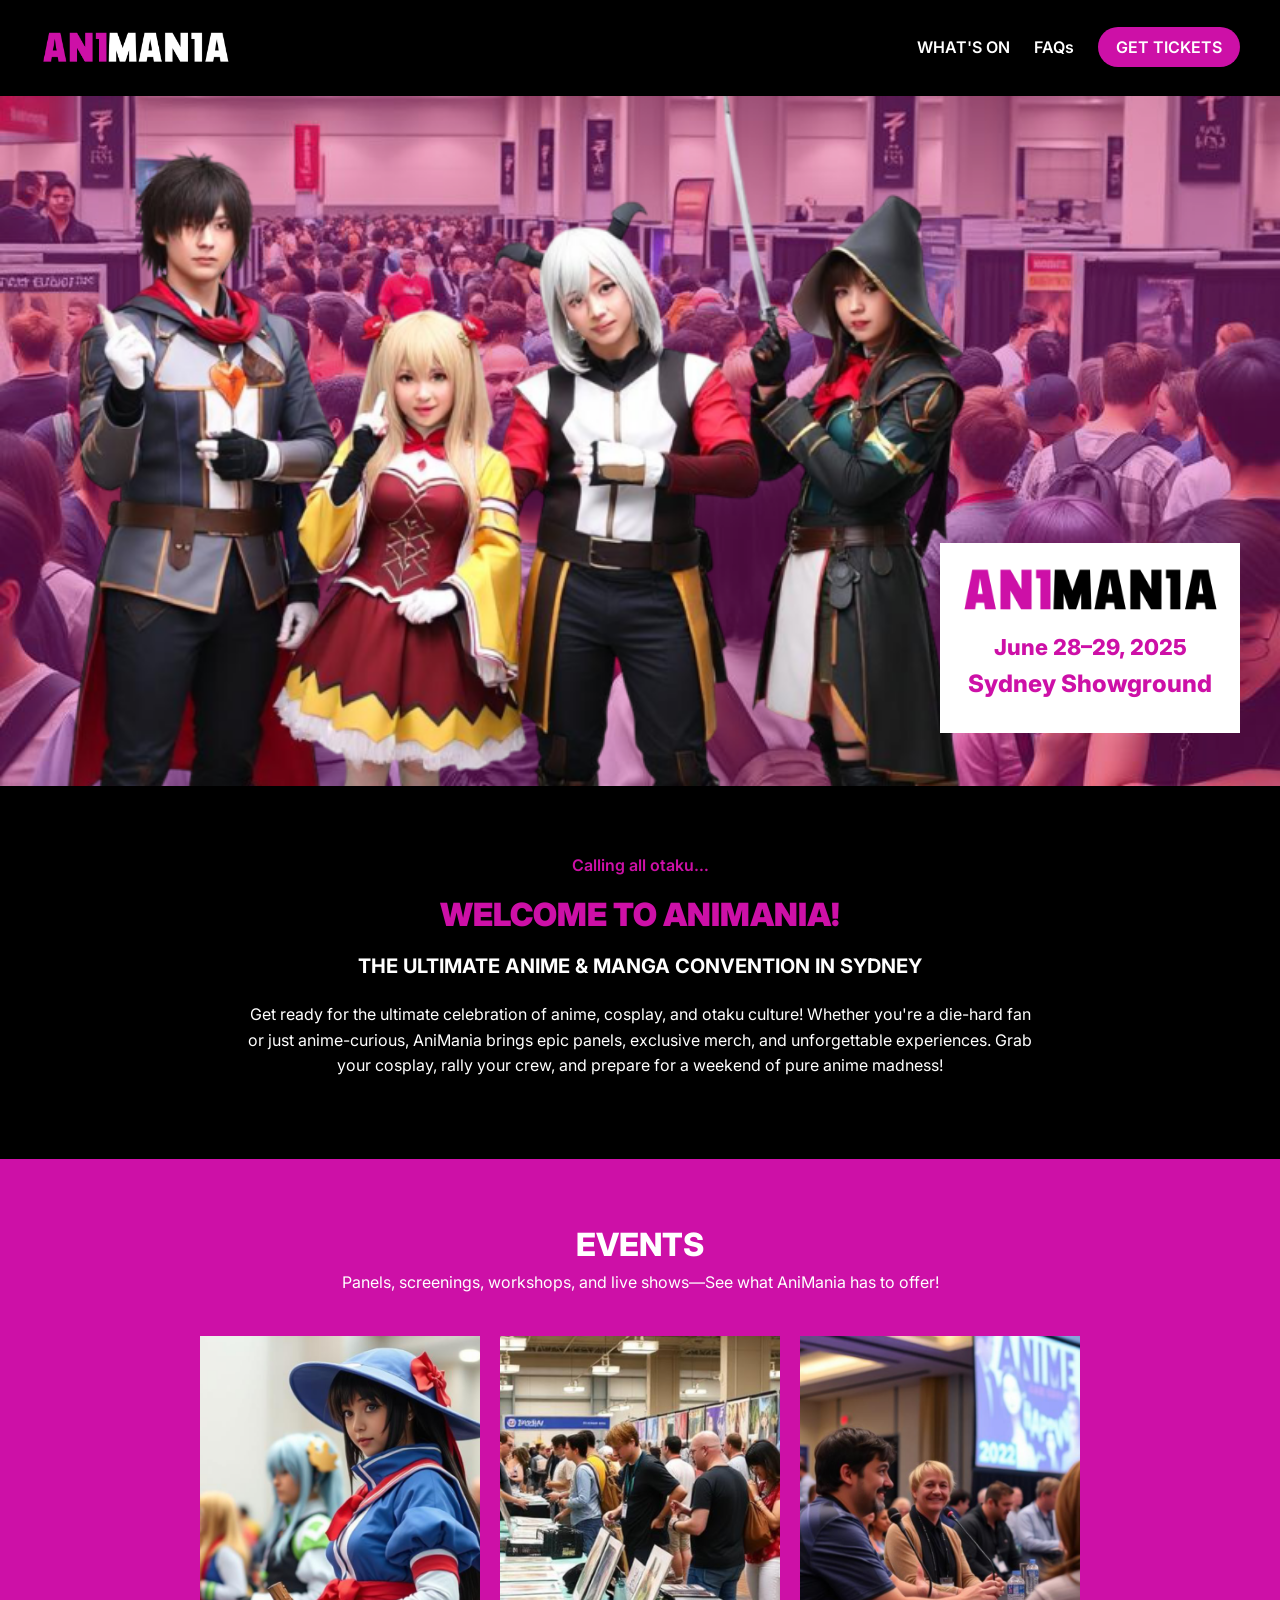
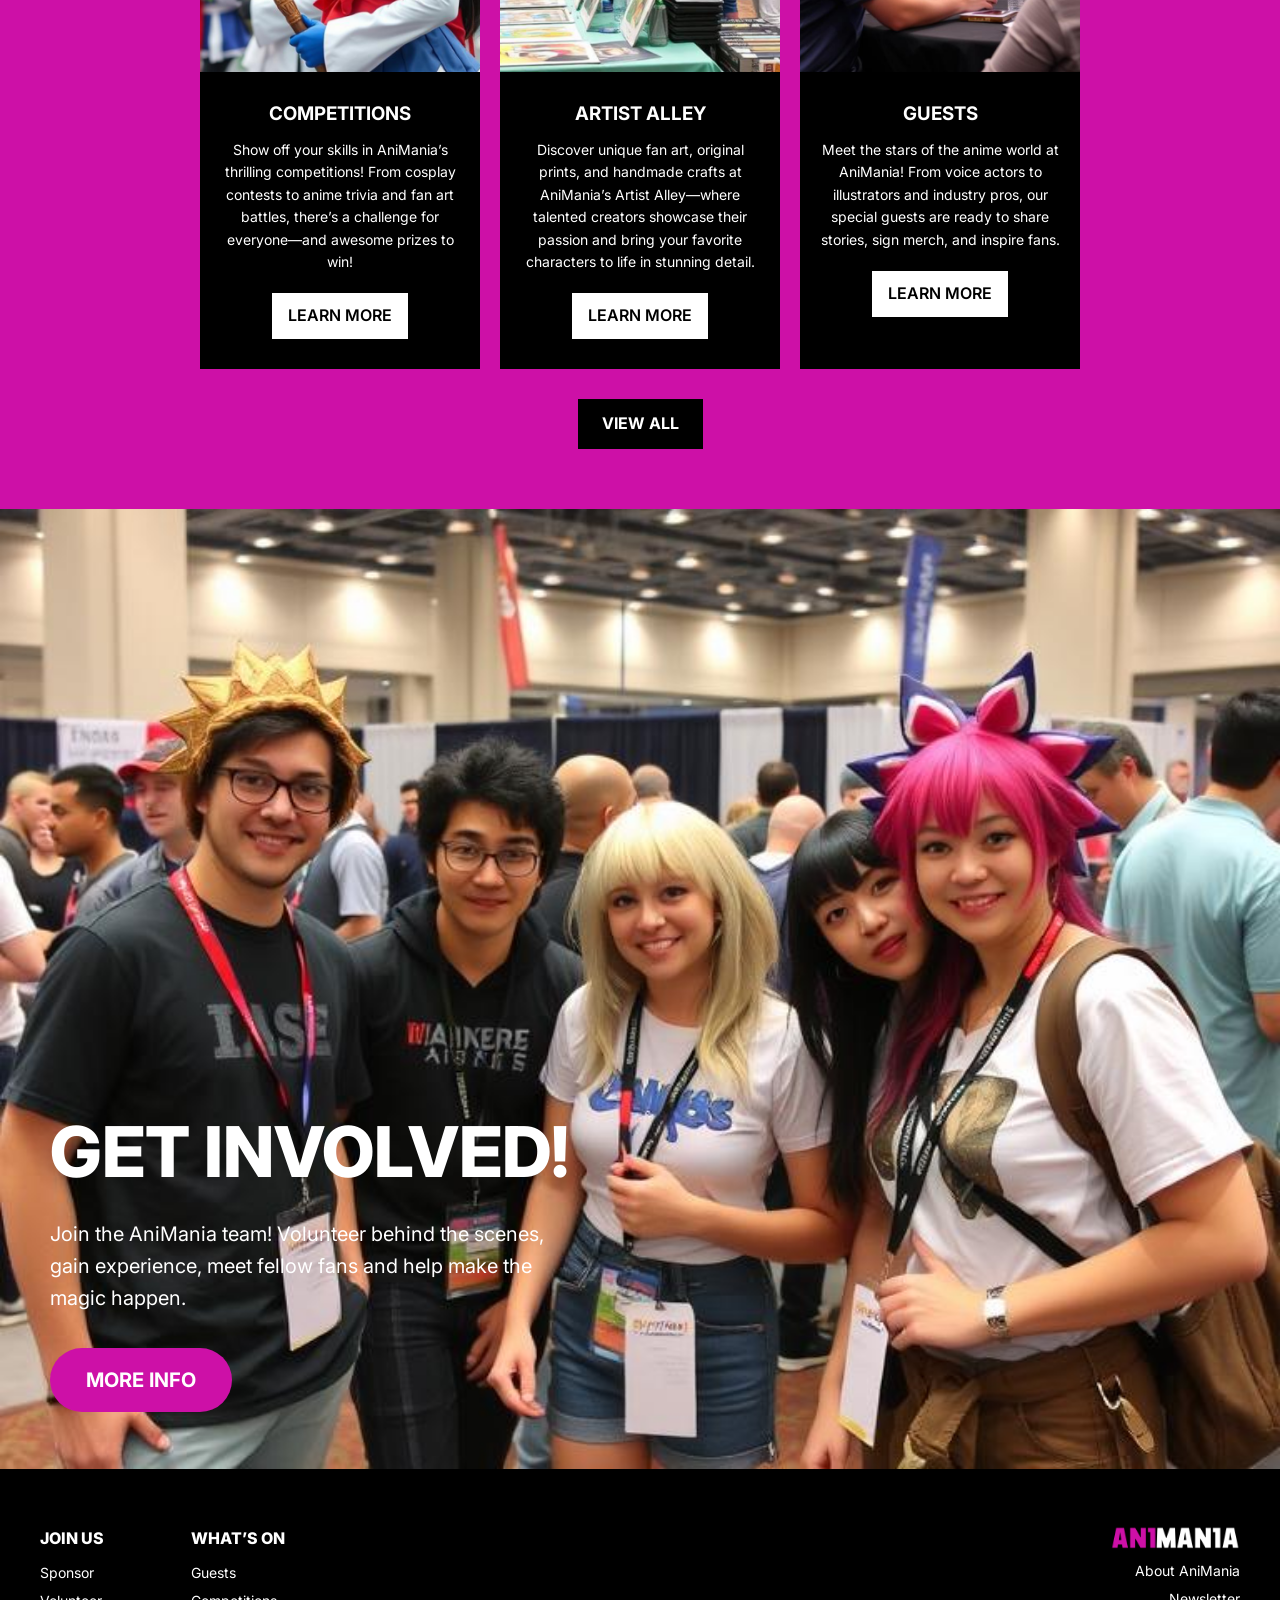
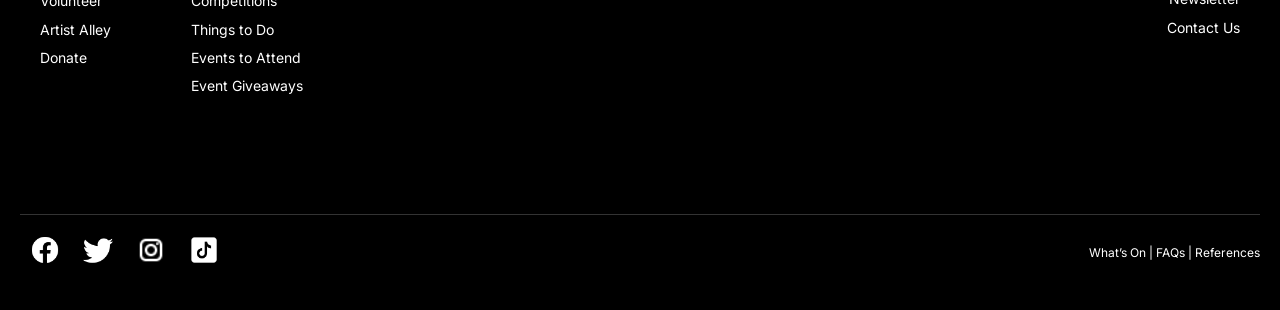
<file: index.html>
<!DOCTYPE html>
<html lang="en">
<head>
  <meta charset="UTF-8" />
  <meta name="viewport" content="width=device-width, initial-scale=1.0"/>
  <title>AniMania - HOME</title>
  <link rel="stylesheet" href="style.css" />
  <link href="https://fonts.googleapis.com/css2?family=Inter:wght@400;600;800&display=swap" rel="stylesheet">
</head>
<body>

  <!-- Header -->
  <header class="header">
    <div class="logo">
      <a href="index.html"><img src="images/animania4.png" alt="AniMania Logo">
    </div>
    <nav class="nav">
      <a href="page2.html">WHAT'S ON</a>
      <a href="page3.html">FAQs</a>
      <a href="#" class="gettickets">GET TICKETS</a>
    </nav>
  </header>

  <!-- Hero Section -->
  <section class="hero">
    <img src="images/crowdedanimeconvention2.png" alt="Cosplayers" class="hero-img">
    <div class="hero-text">
      <h1><img src="images/animania3.png" alt="AniMania Logo">
      <p class="date">June 28–29, 2025</p>
      <p class="location">Sydney Showground</p>
    </div>
  </section>

  <!-- Welcome Section -->
  <section class="welcome">
    <p class="intro">Calling all otaku…</p>
    <h2>WELCOME TO ANIMANIA!</h2>
    <p class="subtitle">THE ULTIMATE ANIME & MANGA CONVENTION IN SYDNEY</p>
    <p class="desc">
      Get ready for the ultimate celebration of anime, cosplay, and otaku culture! Whether you're a die-hard fan or just anime-curious, AniMania brings epic panels, exclusive merch, and unforgettable experiences. Grab your cosplay, rally your crew, and prepare for a weekend of pure anime madness!
    </p>
  </section>

  <!-- Events Section -->
  <section class="events">
    <h2>EVENTS</h2>

    <p class="event-subtitle">Panels, screenings, workshops, and live shows—See what AniMania has to offer!</p>
    <div class="event-cards">

      <div class="card">
        <img src="images/cosplaycompetitionevents.png" alt="Competitions">
        <h3>COMPETITIONS</h3>
        <p>Show off your skills in AniMania’s thrilling competitions! From cosplay contests to anime trivia and fan art battles, there’s a challenge for everyone—and awesome prizes to win!</p>
        <a href="#" class="btn-white">LEARN MORE</a>
      </div>

      <div class="card">
        <img src="images/artistalleyevents.png" alt="Artist Alley">
        <h3>ARTIST ALLEY</h3>
        <p>Discover unique fan art, original prints, and handmade crafts at AniMania’s Artist Alley—where talented creators showcase their passion and bring your favorite characters to life in stunning detail.</p>
        <a href="#" class="btn-white">LEARN MORE</a>
      </div>

      <div class="card">
        <img src="images/guestpanelevents.png" alt="Guests">
        <h3>GUESTS</h3>
        <p>Meet the stars of the anime world at AniMania! From voice actors to illustrators and industry pros, our special guests are ready to share stories, sign merch, and inspire fans.</p>
        <a href="#" class="btn-white">LEARN MORE</a>
      </div>

    </div>
    <a href="#" class="btn-black">VIEW ALL</a>
  </section>

  <!-- Get Involved -->
  <section class="get-involved">
    <img src="images/volunteers.jpg" alt="Volunteers" class="involved-img">
    <div class="involved-text">
      <h2>GET INVOLVED!</h2>
      <p>Join the AniMania team! Volunteer behind the scenes, gain experience, meet fellow fans and help make the magic happen.</p>
      <a href="#" class="moreinfo">MORE INFO</a>
    </div>
  </section>

  <!-- Footer -->
  <footer class="footer">

    <div class="footer-columns">
      <div class="column">
        <h4>JOIN US</h4>
        <ul>
          <li>Sponsor</li>
          <li>Volunteer</li>
          <li>Artist Alley</li>
          <li>Donate</li>
        </ul>
      </div>

      <div class="column">
        <h4>WHAT’S ON</h4>
        <ul>
          <li>Guests</li>
          <li>Competitions</li>
          <li>Things to Do</li>
          <li>Events to Attend</li>
          <li>Event Giveaways</li>
        </ul>
      </div>

      <div class="column logo-footer">
        <div>
          <img src="images/animania4.png" alt="AniMania Logo" class="logo-image">
        </div>
        <ul>
          <li>About AniMania</li>
          <li>Newsletter</li>
          <li>Contact Us</li>
        </ul>
      </div>
    </div>

    <div class="footer-bottom">
      <div class="socials">
        <a href="#"><img src="images/facebookicon.png" alt="Facebook"></a>
        <a href="#"><img src="images/twittericon.png" alt="Twitter"></a>
        <a href="#"><img src="images/instagramicon.png" alt="Instagram"></a>
        <a href="#"><img src="images/tiktokicon.png" alt="TikTok"></a>
      </div>
      <a href="references.html">What’s On | FAQs | References</a>
    </div>

  </footer>

</body>
</html>
</file>
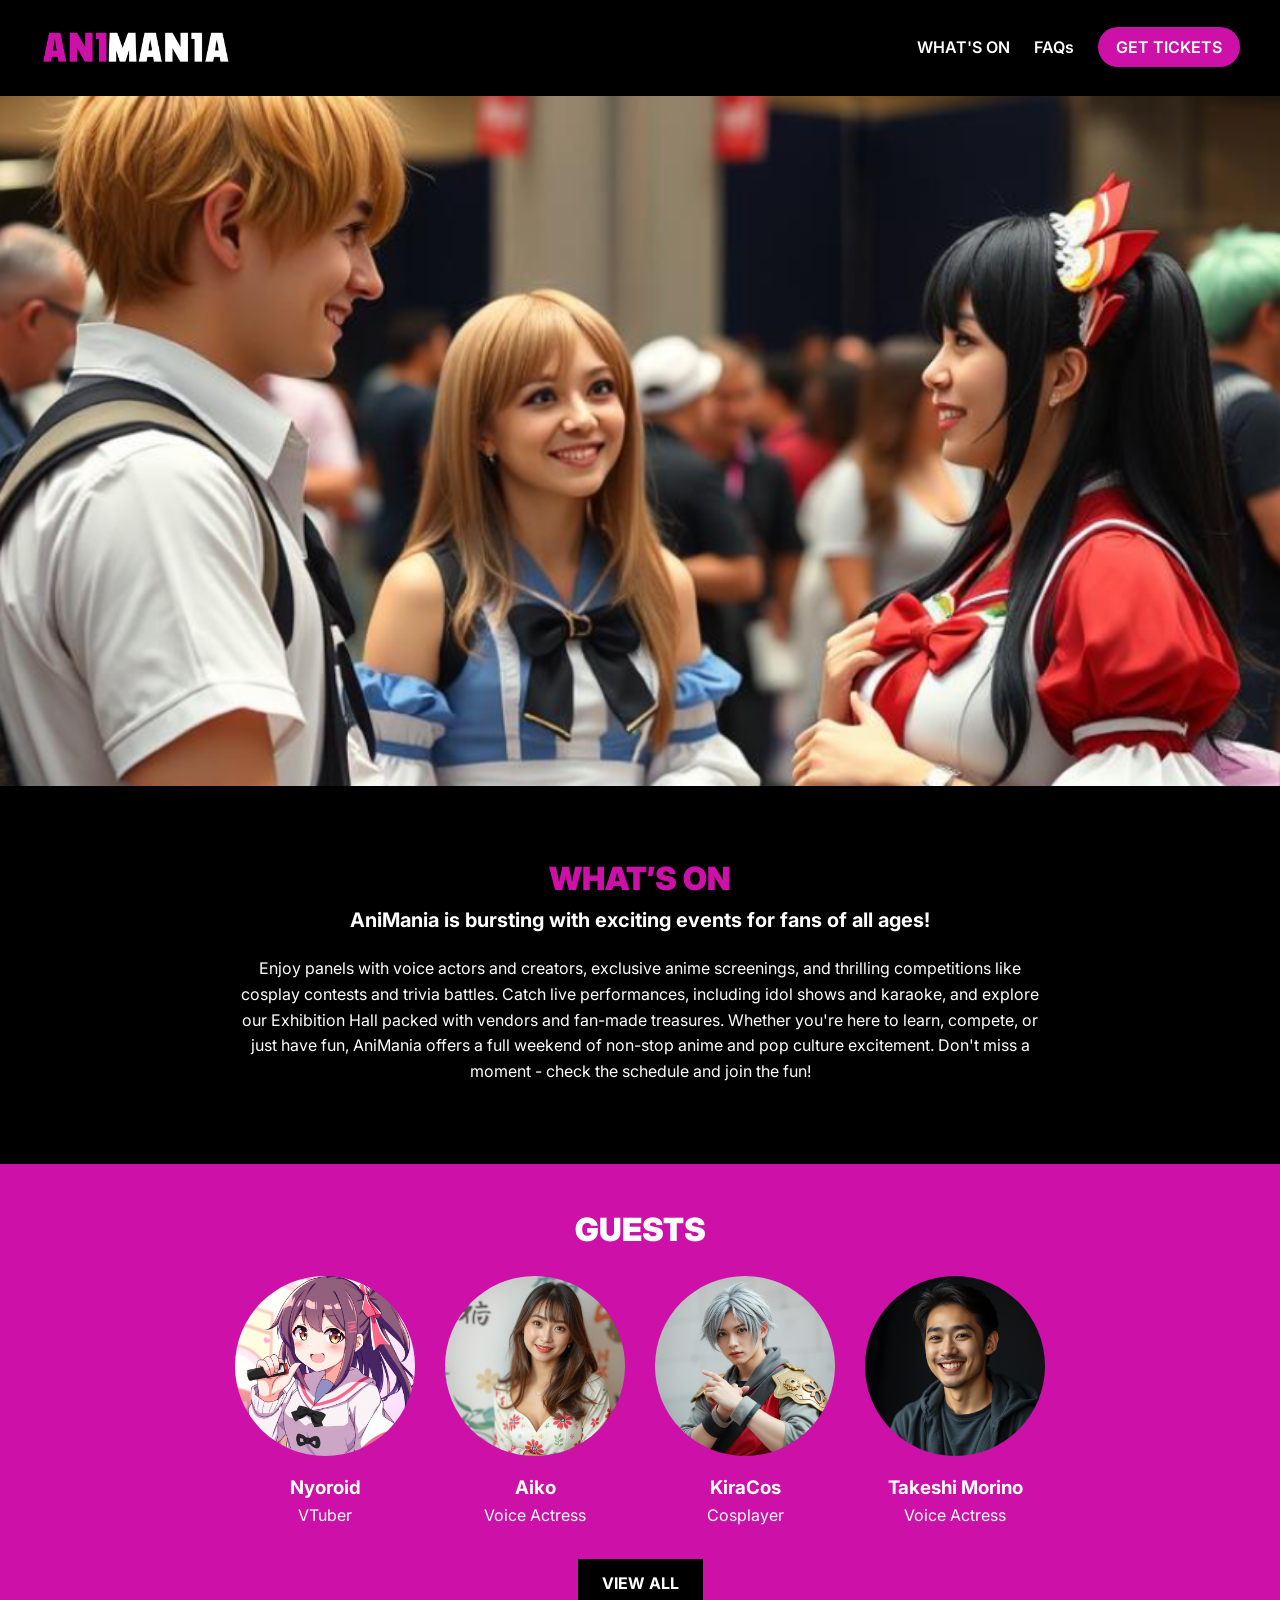
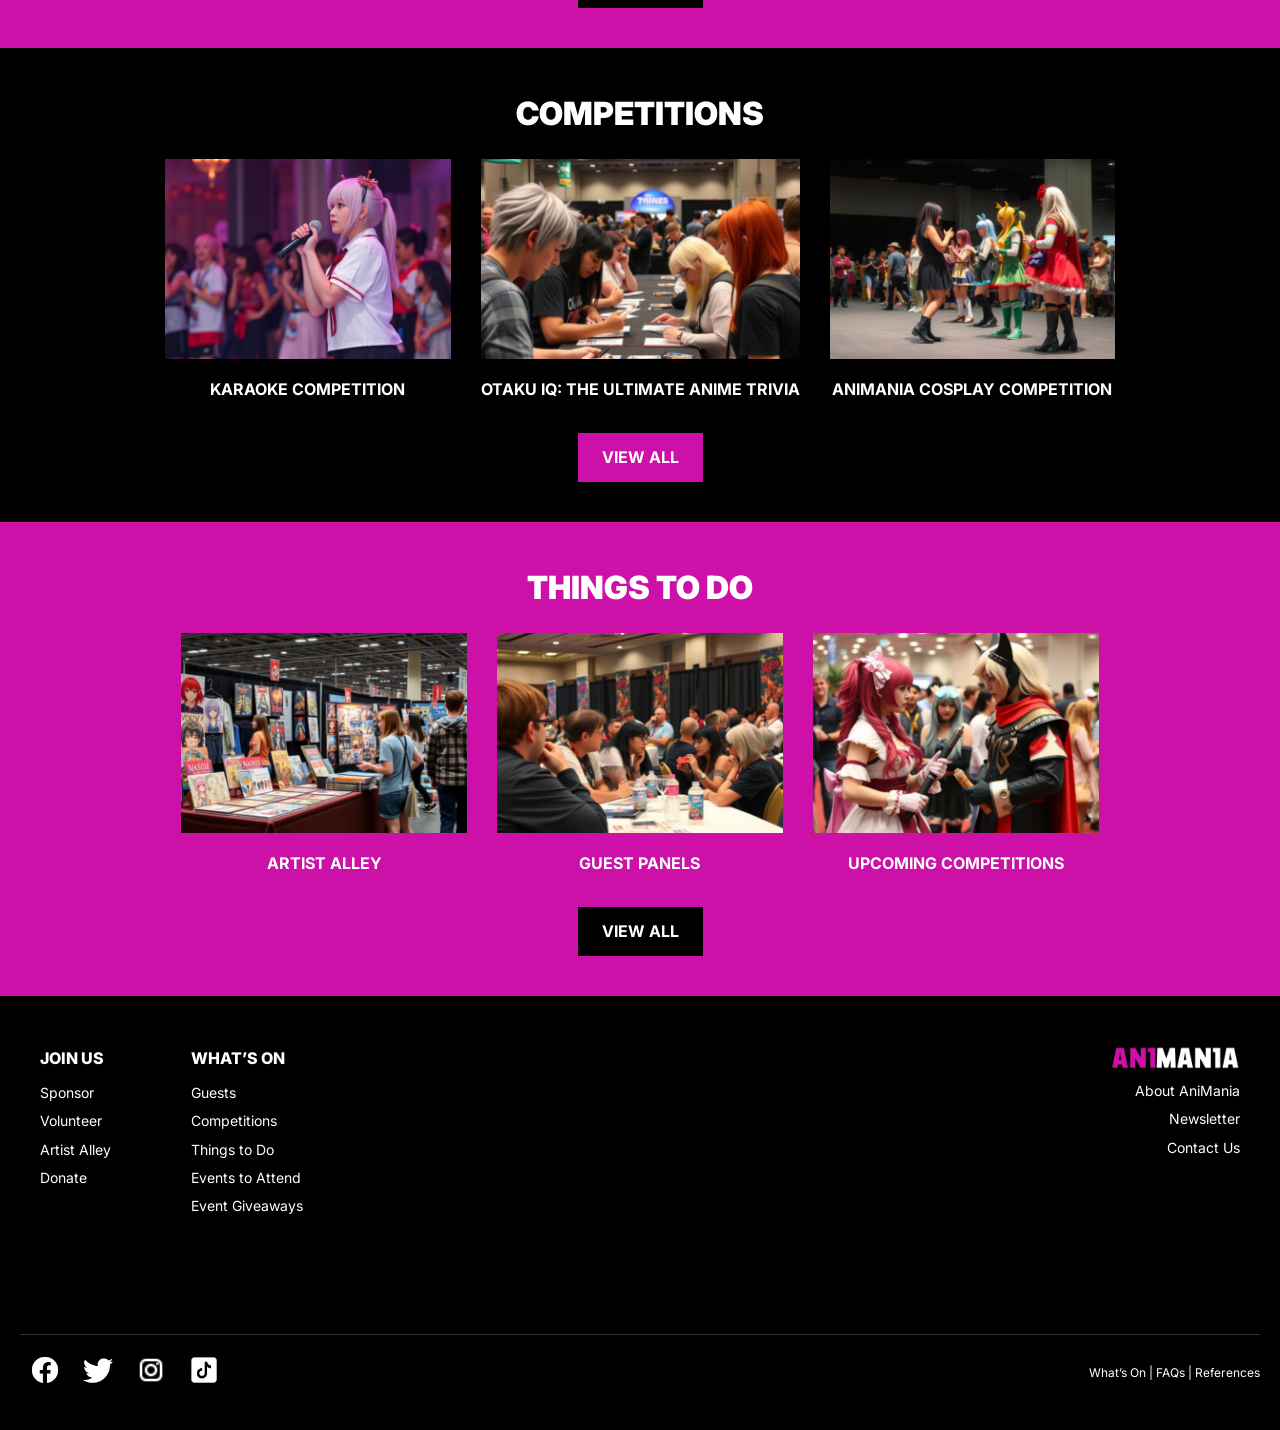
<file: page2.html>
<!DOCTYPE html>
<html lang="en">
<head>
  <meta charset="UTF-8" />
  <meta name="viewport" content="width=device-width, initial-scale=1.0"/>
  <title>AniMania - WHAT'S ON</title>
  <link rel="stylesheet" href="style.css" />
  <link href="https://fonts.googleapis.com/css2?family=Inter:wght@400;600;800&display=swap" rel="stylesheet">
</head>
<body>

  <!-- Header -->
  <header class="header">
    <div class="logo">
      <a href="index.html"><img src="images/animania4.png" alt="AniMania Logo">
    </div>
    <nav class="nav">
      <a href="page2.html">WHAT'S ON</a>
      <a href="page3.html">FAQs</a>
      <a href="#" class="gettickets">GET TICKETS</a>
    </nav>
  </header>

 <!-- Hero Section -->
  <section class="hero">
    <img src="images/cosplayerstalkingevents.png" alt="Cosplayers Talking" />
  </section>

  <!-- Intro Text -->
  <section class="welcome">
    <h1><span class="pink">WHAT’S ON</span></h1>
    <p class="subtitle"> 
    AniMania is bursting with exciting events for fans of all ages!</p>
    <p class="desc">
    Enjoy panels with voice actors and creators, exclusive anime screenings, and thrilling competitions like cosplay contests and trivia battles. Catch live performances, including idol shows and karaoke, and explore our Exhibition Hall packed with vendors and fan-made treasures. Whether you're here to learn, compete, or just have fun, AniMania offers a full weekend of non-stop anime and pop culture excitement. Don't miss a moment - check the schedule and join the fun!</p>
  </section>

  <!-- Guests Section -->
  <section class="section pink-bg">
    <h2>GUESTS</h2>
    <div class="card-container">
      <div class="guestcard">
        <img src="images/vtuber.jpg" alt="Nyoroid">
        <h3>Nyoroid</h3>
        <p>VTuber</p>
      </div>
      <div class="guestcard">
        <img src="images/japanesevoiceactor.jpg" alt="Aiko">
        <h3>Aiko</h3>
        <p>Voice Actress</p>
      </div>
      <div class="guestcard">
        <img src="images/guestcosplayer.jpg" alt="KiraCos">
        <h3>KiraCos</h3>
        <p>Cosplayer</p>
      </div>
      <div class="guestcard">
        <img src="images/japanesevoiceactor2.jpg" alt="Takeshi Morino">
        <h3>Takeshi Morino</h3>
        <p>Voice Actress</p>
      </div>

    </div>
    <a href="#" class="btn-black">VIEW ALL</a>
  </section>

  <!-- Competitions Section -->
  <section class="section black-bg">
    <h2>COMPETITIONS</h2>
    <div class="card-container">
      <div class="compimage-card">
        <img src="images/karaokecomp.png" alt="Karaoke Competition">
        <p>KARAOKE COMPETITION</p>
      </div>
      <div class="compimage-card">
        <img src="images/animetriviacomp.png" alt="Anime Trivia">
        <p>OTAKU IQ: THE ULTIMATE ANIME TRIVIA</p>
      </div>
      <div class="compimage-card">
        <img src="images/cosplaycompetitioncomp.png" alt="Cosplay Competition">
        <p>ANIMANIA COSPLAY COMPETITION</p>
      </div>

    </div>
    <a href="#" class="btn-pink">VIEW ALL</a>
  </section>

  <!-- Things to Do Section -->
  <section class="section pink-bg">
    <h2>THINGS TO DO</h2>
    <div class="card-container">
      <div class="compimage-card">
        <img src="images/artistalleyevents2.png" alt="Artist Alley">
        <p>ARTIST ALLEY</p>
      </div>
      <div class="compimage-card">
        <img src="images/guestpanelevents2.png" alt="Guest Panels">
        <p>GUEST PANELS</p>
      </div>
      <div class="compimage-card">
        <img src="images/cosplayerstalkingevents2.png" alt="Upcoming Competitions">
        <p>UPCOMING COMPETITIONS</p>
      </div>

    </div>
    <a href="#" class="btn-black">VIEW ALL</a>
  </section>

  <!-- Footer -->
  <footer class="footer">

    <div class="footer-columns">
      <div class="column">
        <h4>JOIN US</h4>
        <ul>
          <li>Sponsor</li>
          <li>Volunteer</li>
          <li>Artist Alley</li>
          <li>Donate</li>
        </ul>
      </div>

      <div class="column">
        <h4>WHAT’S ON</h4>
        <ul>
          <li>Guests</li>
          <li>Competitions</li>
          <li>Things to Do</li>
          <li>Events to Attend</li>
          <li>Event Giveaways</li>
        </ul>
      </div>

      <div class="column logo-footer">
        <div>
          <img src="images/animania4.png" alt="AniMania Logo" class="logo-image">
        </div>
        <ul>
          <li>About AniMania</li>
          <li>Newsletter</li>
          <li>Contact Us</li>
        </ul>
      </div>
    </div>

    <div class="footer-bottom">
      <div class="socials">
        <a href="#"><img src="images/facebookicon.png" alt="Facebook"></a>
        <a href="#"><img src="images/twittericon.png" alt="Twitter"></a>
        <a href="#"><img src="images/instagramicon.png" alt="Instagram"></a>
        <a href="#"><img src="images/tiktokicon.png" alt="TikTok"></a>
      </div>
      <a href="references.html">What’s On | FAQs | References</a>
    </div>

  </footer>

</body>
</html>
</file>
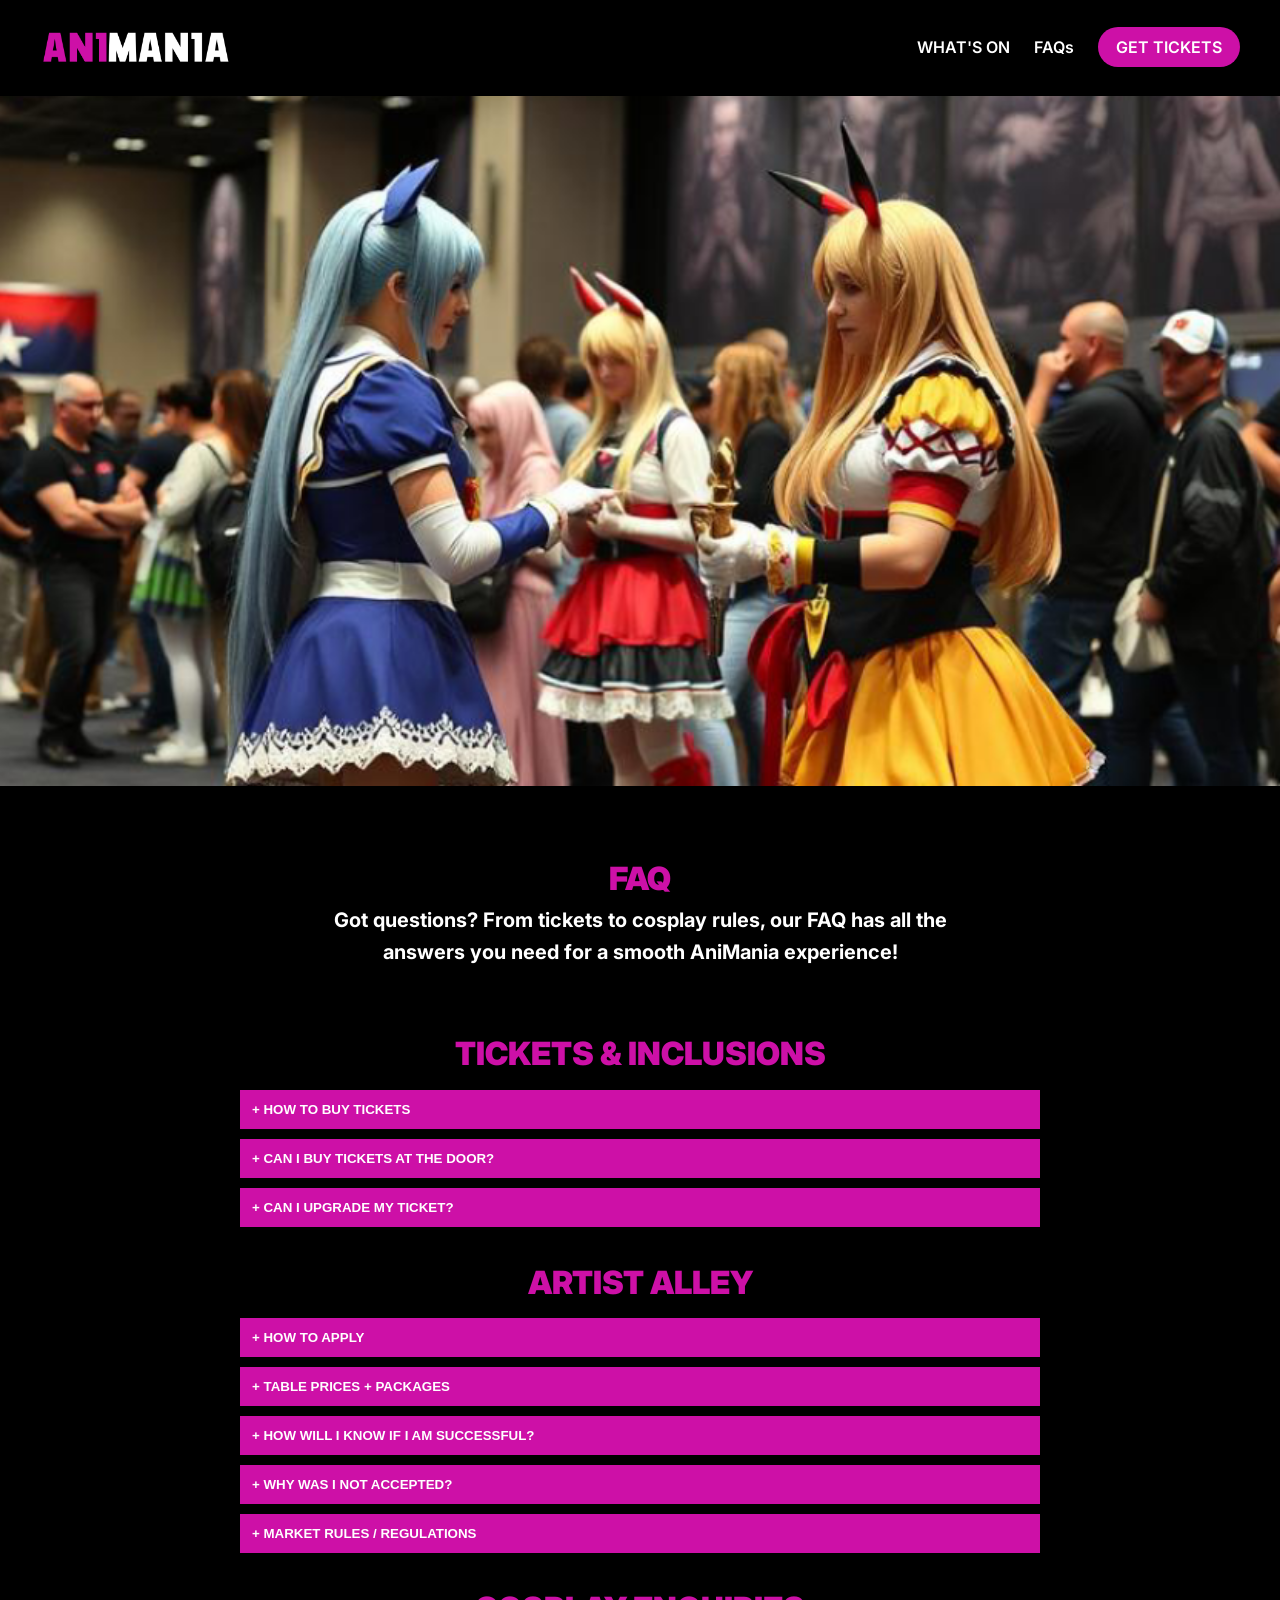
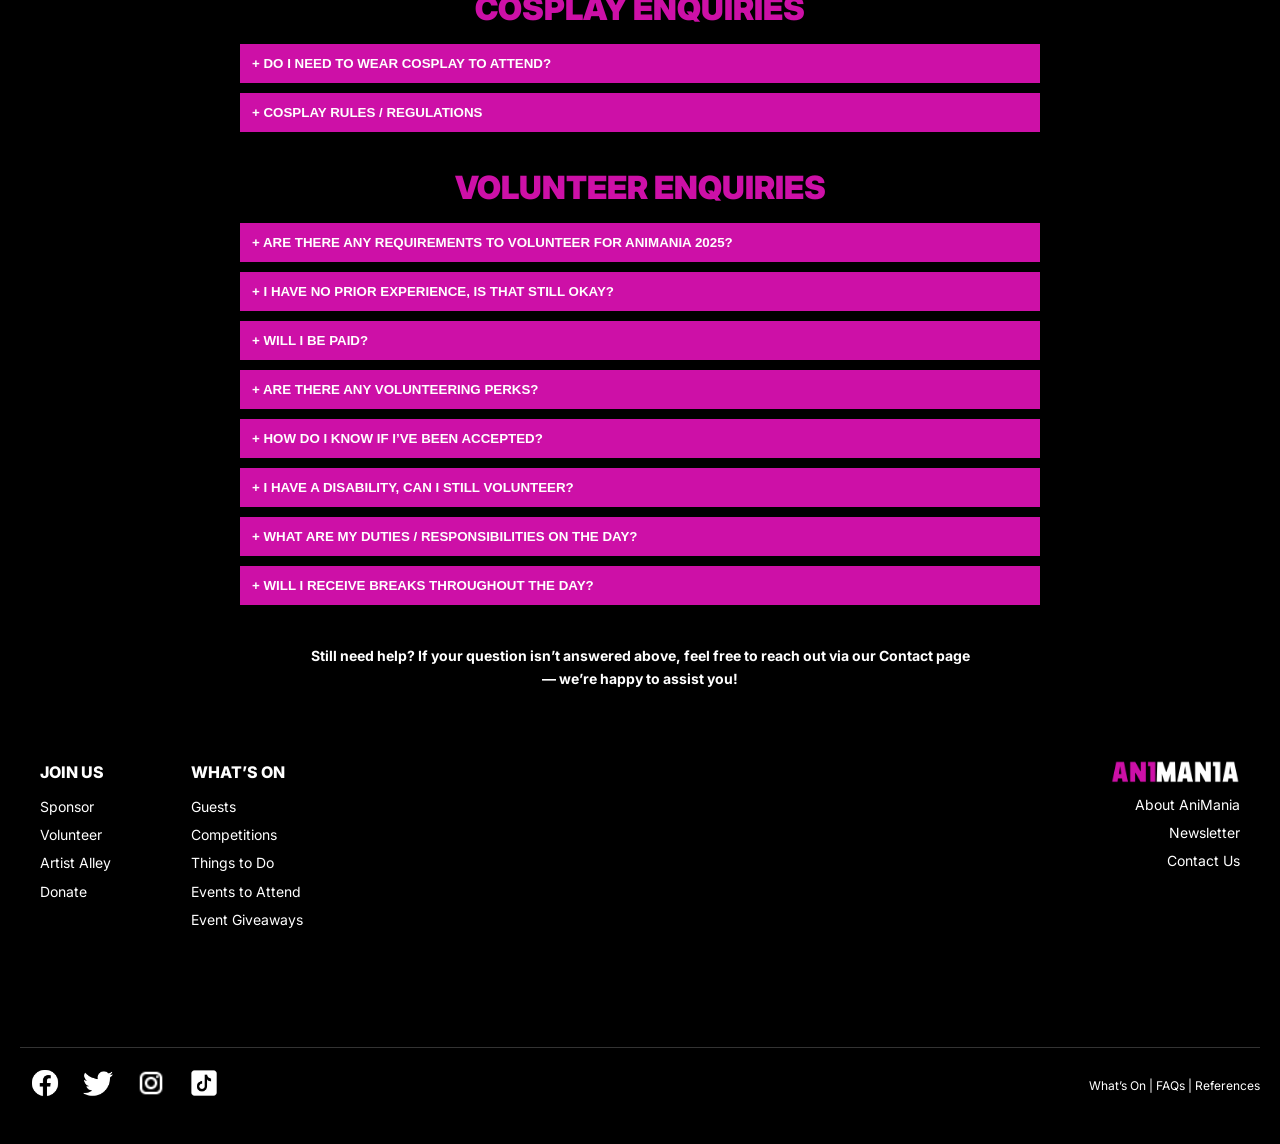
<file: page3.html>
<!DOCTYPE html>
<html lang="en">
<head>
  <meta charset="UTF-8" />
  <meta name="viewport" content="width=device-width, initial-scale=1.0"/>
  <title>AniMania - FAQs</title>
  <link rel="stylesheet" href="style.css" />
  <link href="https://fonts.googleapis.com/css2?family=Inter:wght@400;600;800&display=swap" rel="stylesheet">
</head>
<body>

  <!-- Header -->
  <header class="header">
    <div class="logo">
      <a href="index.html"><img src="images/animania4.png" alt="AniMania Logo">
    </div>
    <nav class="nav">
      <a href="page2.html">WHAT'S ON</a>
      <a href="page3.html">FAQs</a>
      <a href="#" class="gettickets">GET TICKETS</a>
    </nav>
  </header>

<!-- Hero Section -->
  <section class="hero">
    <img src="images/cosplaycompetitionevents2.png" alt="Cosplay Competition" />
  </section>

<!-- Intro Text -->
  <section class="faq-section">
    <h1><span class="pink">FAQ</span></h1>
    <div class="faq-subtitle">  
      <p> Got questions? From tickets to cosplay rules, our FAQ has all the answers you need for a smooth AniMania experience!</p>
    </div>
  </section>

<!-- Tickets -->
    <div class="faq-group">
      <h2>TICKETS & INCLUSIONS</h2>
      <button>+ HOW TO BUY TICKETS</button>
      <button>+ CAN I BUY TICKETS AT THE DOOR?</button>
      <button>+ CAN I UPGRADE MY TICKET?</button>
    </div>

    <!-- Artist Alley -->
    <div class="faq-group">
      <h2>ARTIST ALLEY</h2>
      <button>+ HOW TO APPLY</button>
      <button>+ TABLE PRICES + PACKAGES</button>
      <button>+ HOW WILL I KNOW IF I AM SUCCESSFUL?</button>
      <button>+ WHY WAS I NOT ACCEPTED?</button>
      <button>+ MARKET RULES / REGULATIONS</button>
    </div>

    <!-- Cosplay -->
    <div class="faq-group">
      <h2>COSPLAY ENQUIRIES</h2>
      <button>+ DO I NEED TO WEAR COSPLAY TO ATTEND?</button>
      <button>+ COSPLAY RULES / REGULATIONS</button>
    </div>

    <!-- Volunteer -->
    <div class="faq-group">
      <h2>VOLUNTEER ENQUIRIES</h2>
      <button>+ ARE THERE ANY REQUIREMENTS TO VOLUNTEER FOR ANIMANIA 2025?</button>
      <button>+ I HAVE NO PRIOR EXPERIENCE, IS THAT STILL OKAY?</button>
      <button>+ WILL I BE PAID?</button>
      <button>+ ARE THERE ANY VOLUNTEERING PERKS?</button>
      <button>+ HOW DO I KNOW IF I’VE BEEN ACCEPTED?</button>
      <button>+ I HAVE A DISABILITY, CAN I STILL VOLUNTEER?</button>
      <button>+ WHAT ARE MY DUTIES / RESPONSIBILITIES ON THE DAY?</button>
      <button>+ WILL I RECEIVE BREAKS THROUGHOUT THE DAY?</button>
    </div>

    <p class="contact-help">
      Still need help? If your question isn’t answered above, feel free to reach out via our Contact page — we’re happy to assist you!
    </p>
  </section>

  <!-- Footer -->
  <footer class="footer">

    <div class="footer-columns">
      <div class="column">
        <h4>JOIN US</h4>
        <ul>
          <li>Sponsor</li>
          <li>Volunteer</li>
          <li>Artist Alley</li>
          <li>Donate</li>
        </ul>
      </div>

      <div class="column">
        <h4>WHAT’S ON</h4>
        <ul>
          <li>Guests</li>
          <li>Competitions</li>
          <li>Things to Do</li>
          <li>Events to Attend</li>
          <li>Event Giveaways</li>
        </ul>
      </div>

      <div class="column logo-footer">
        <div>
          <img src="images/animania4.png" alt="AniMania Logo" class="logo-image">
        </div>
        <ul>
          <li>About AniMania</li>
          <li>Newsletter</li>
          <li>Contact Us</li>
        </ul>
      </div>
    </div>

    <div class="footer-bottom">
      <div class="socials">
        <a href="#"><img src="images/facebookicon.png" alt="Facebook"></a>
        <a href="#"><img src="images/twittericon.png" alt="Twitter"></a>
        <a href="#"><img src="images/instagramicon.png" alt="Instagram"></a>
        <a href="#"><img src="images/tiktokicon.png" alt="TikTok"></a>
      </div>
      <a href="references.html">What’s On | FAQs | References</a>
    </div>

  </footer>

</body>
</html>
</file>
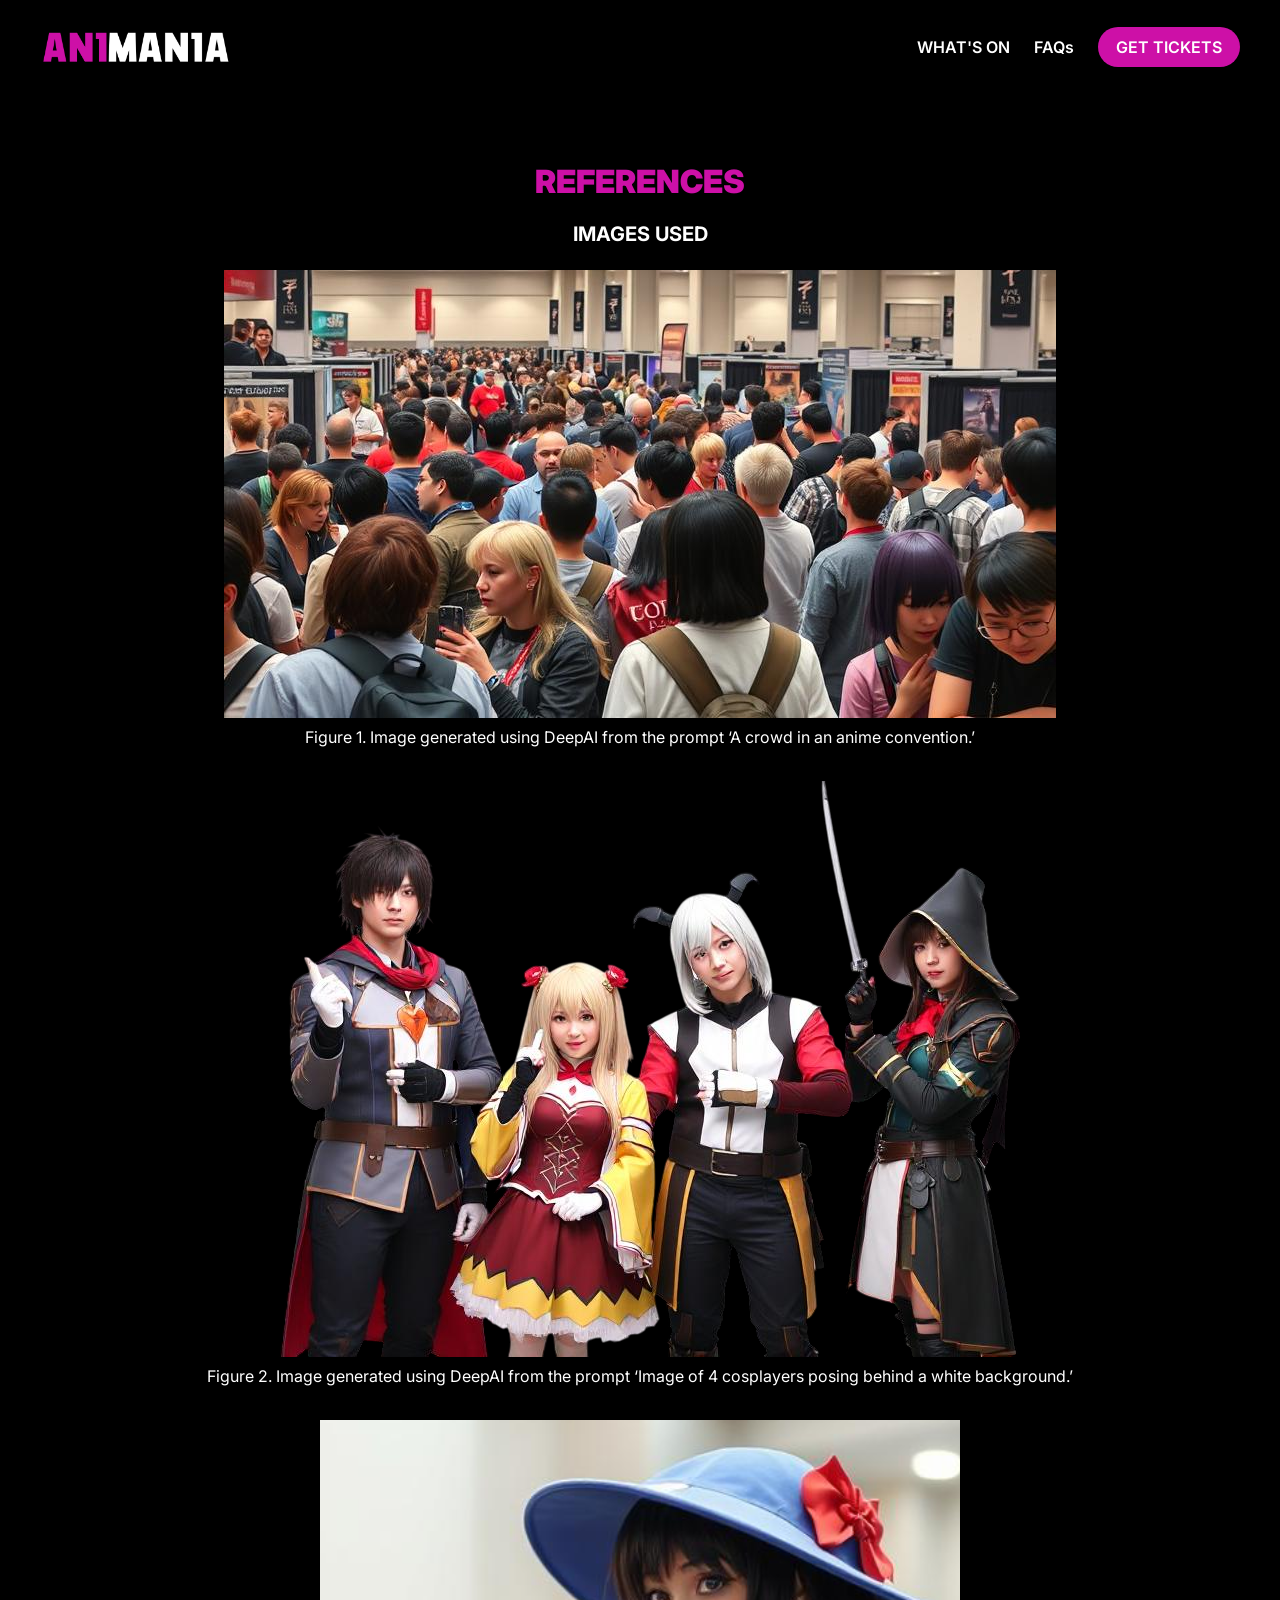
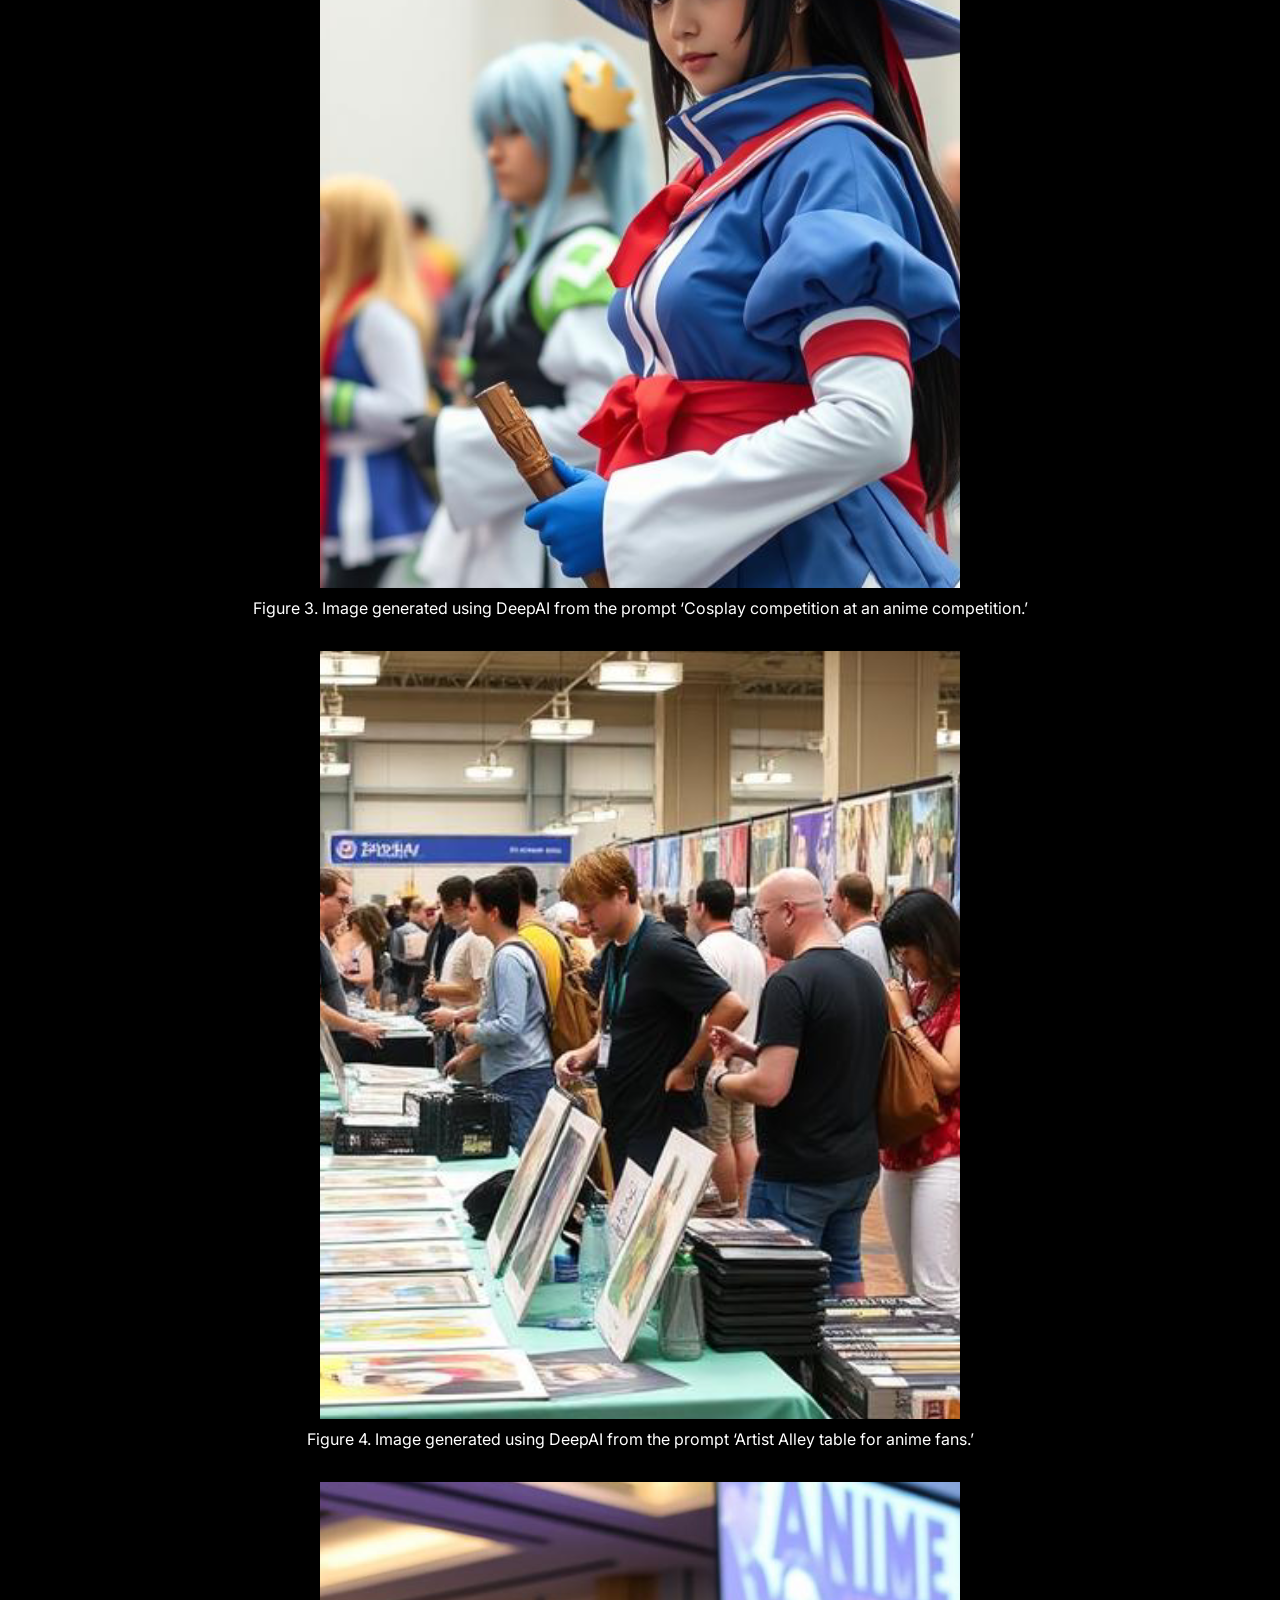
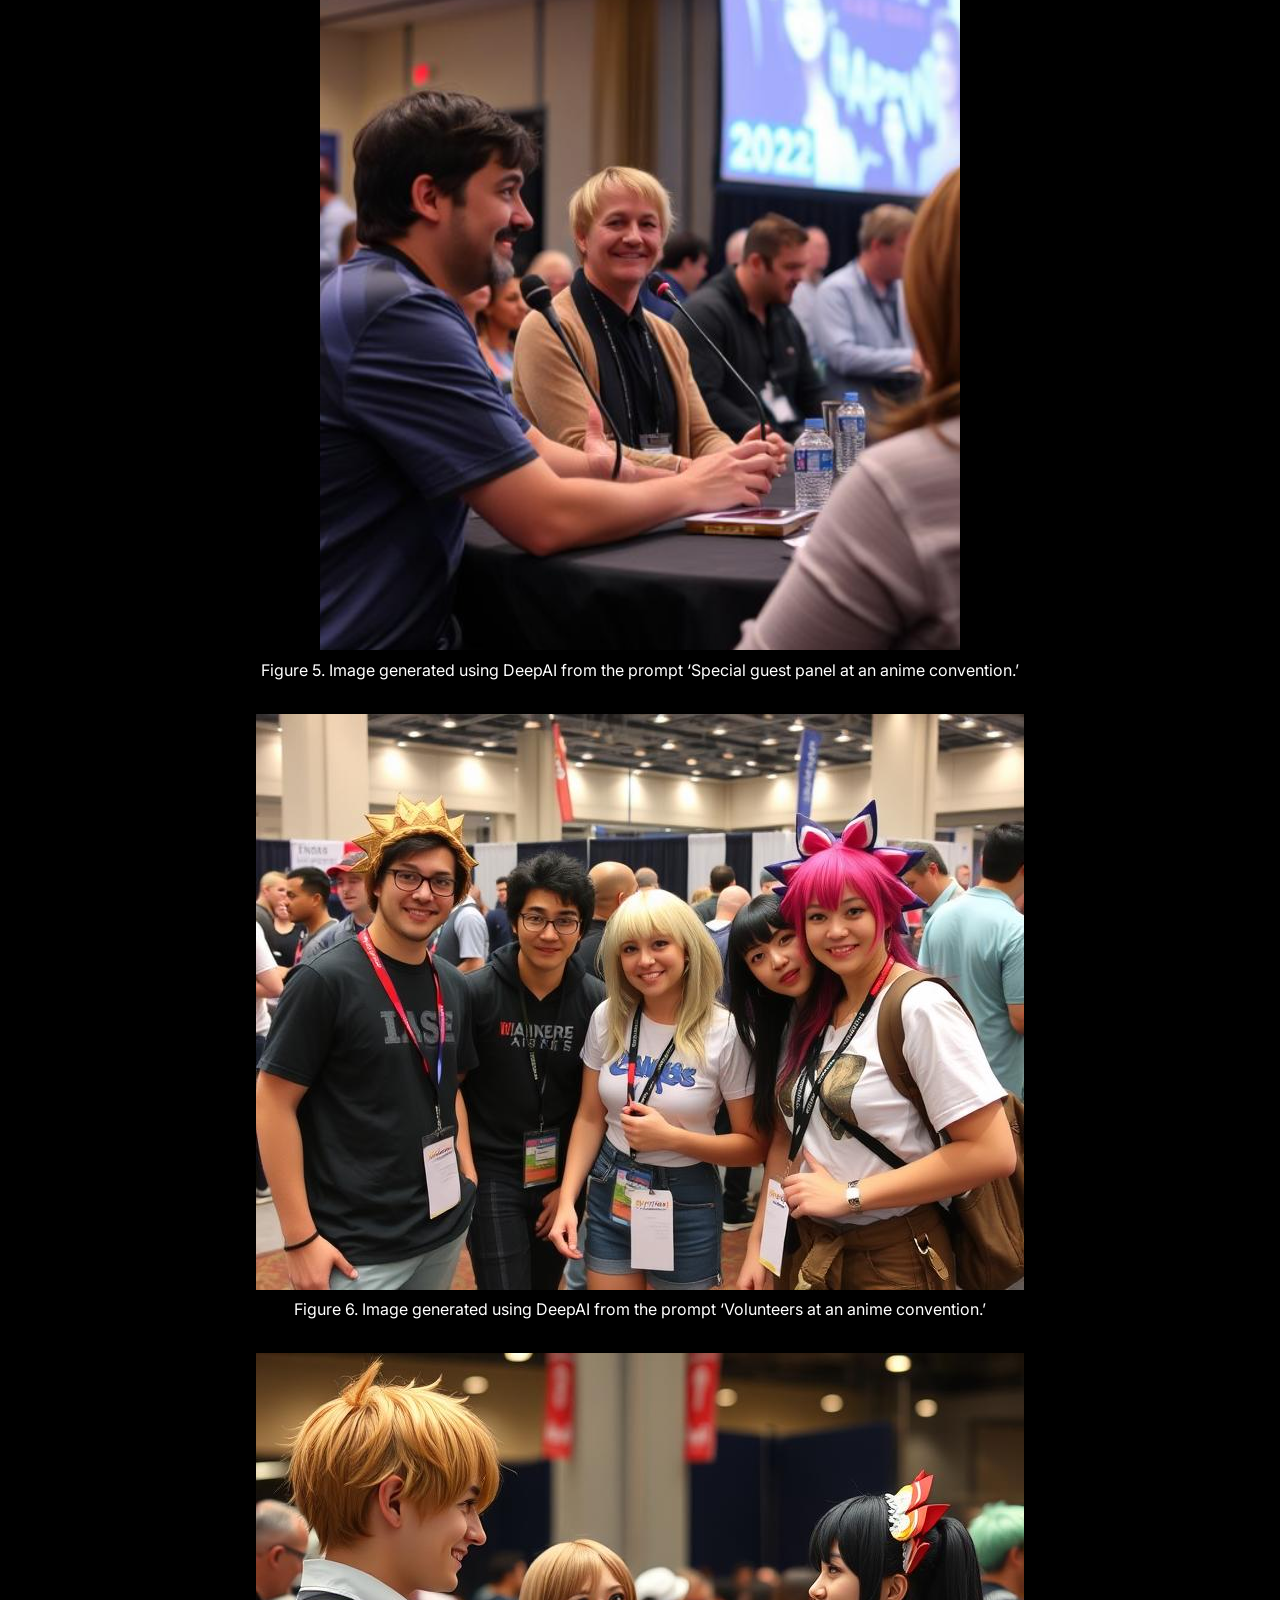
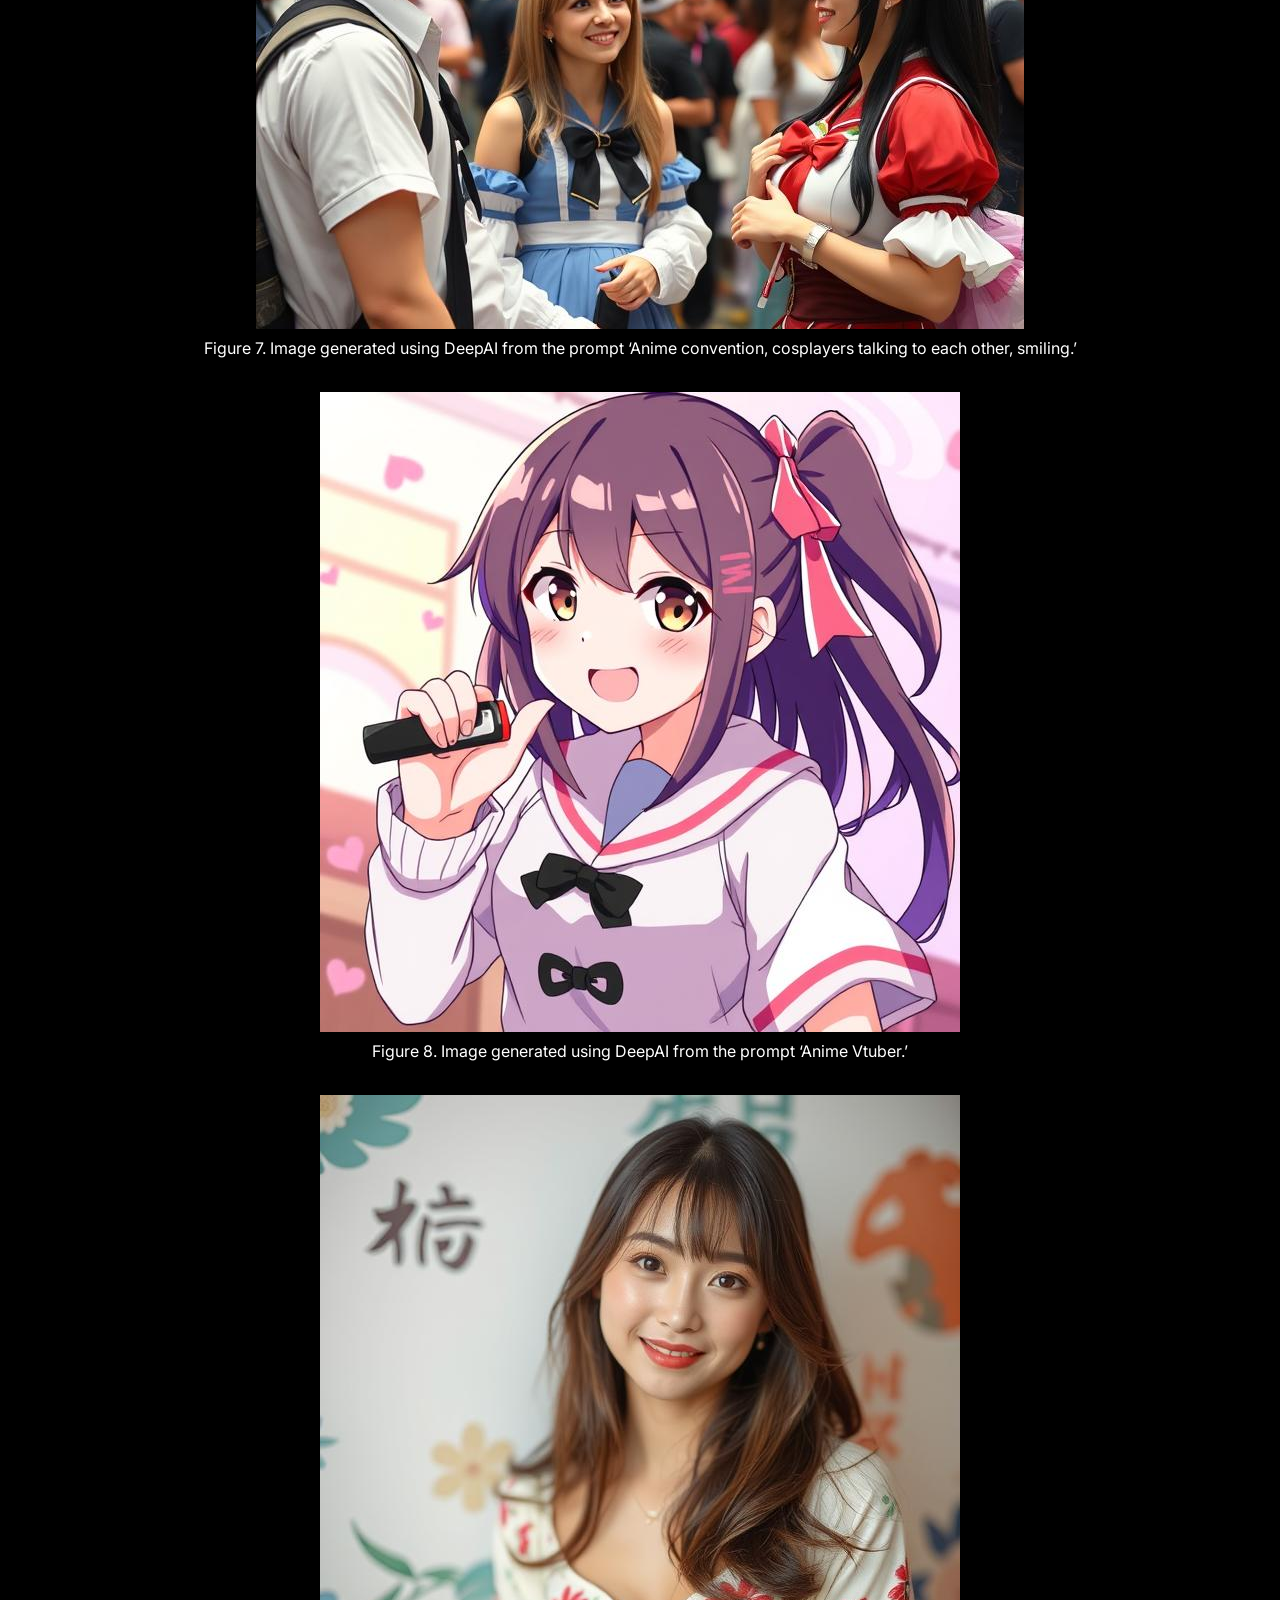
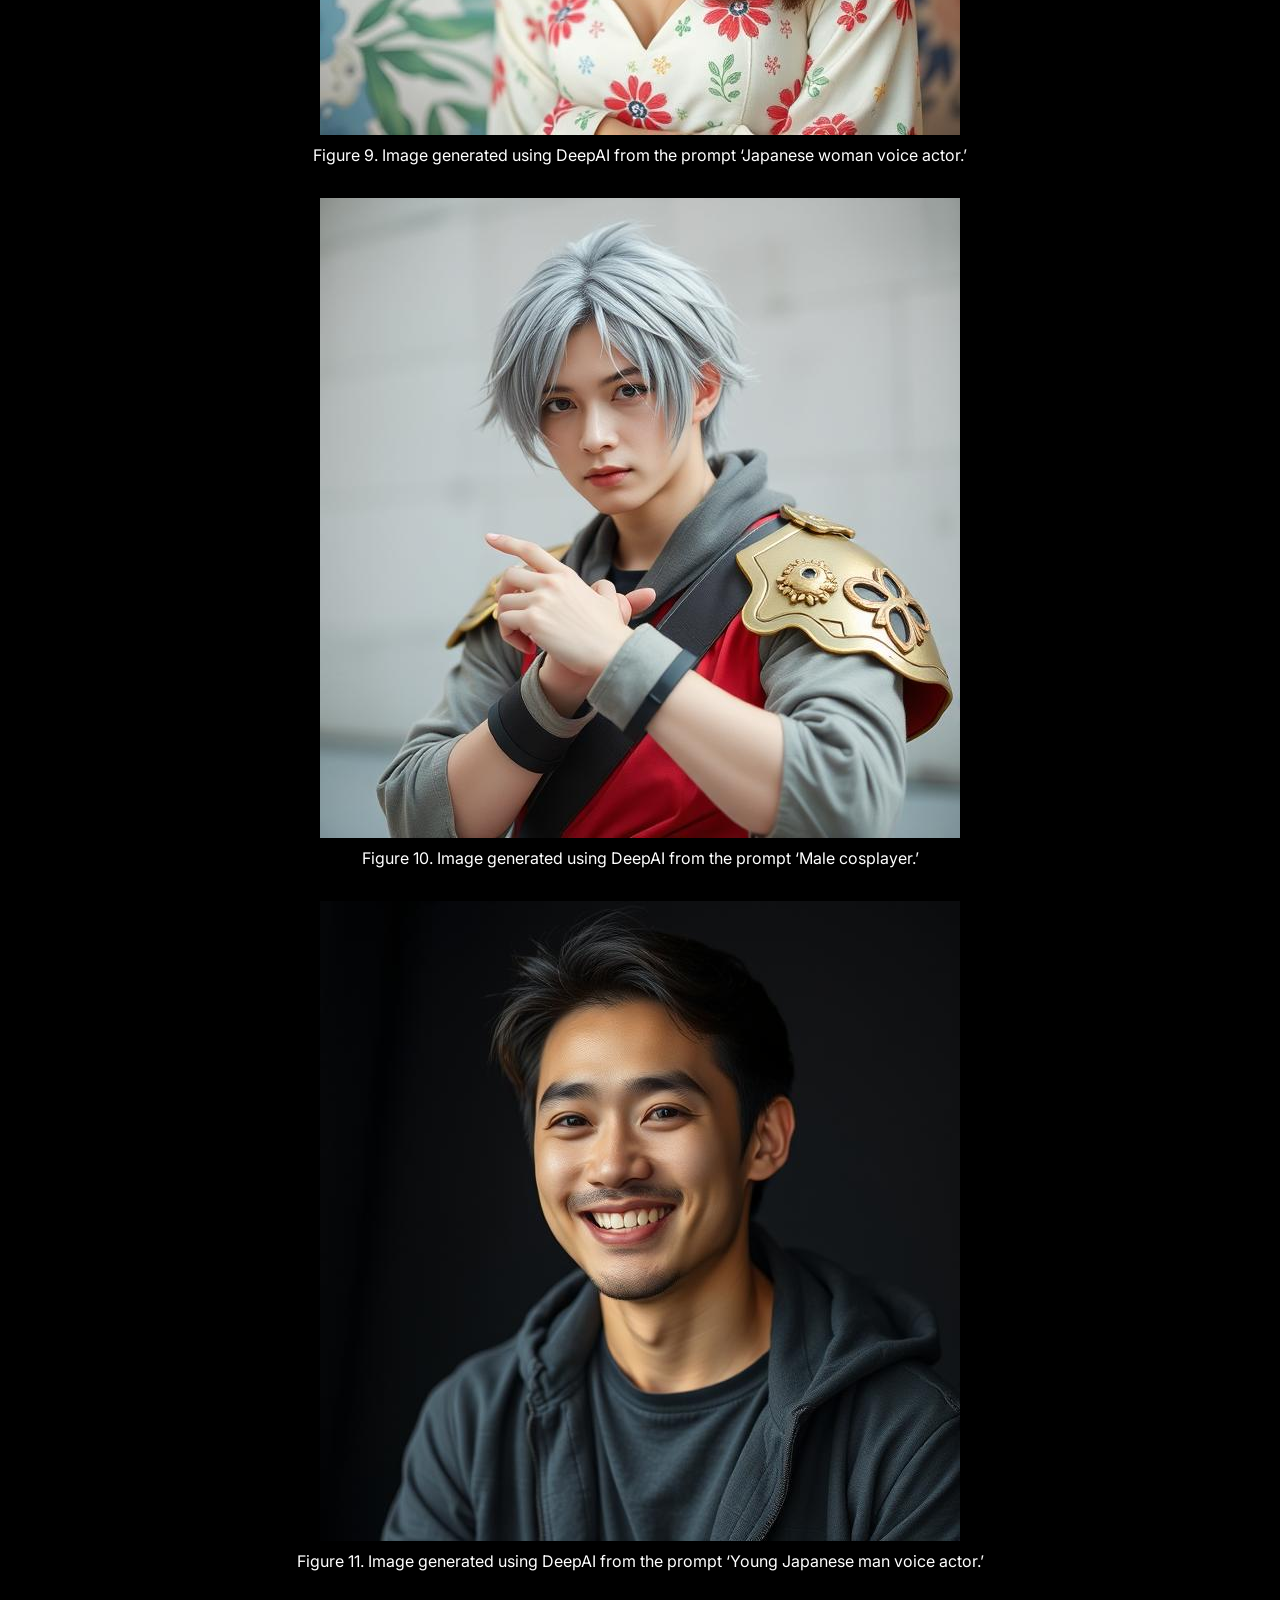
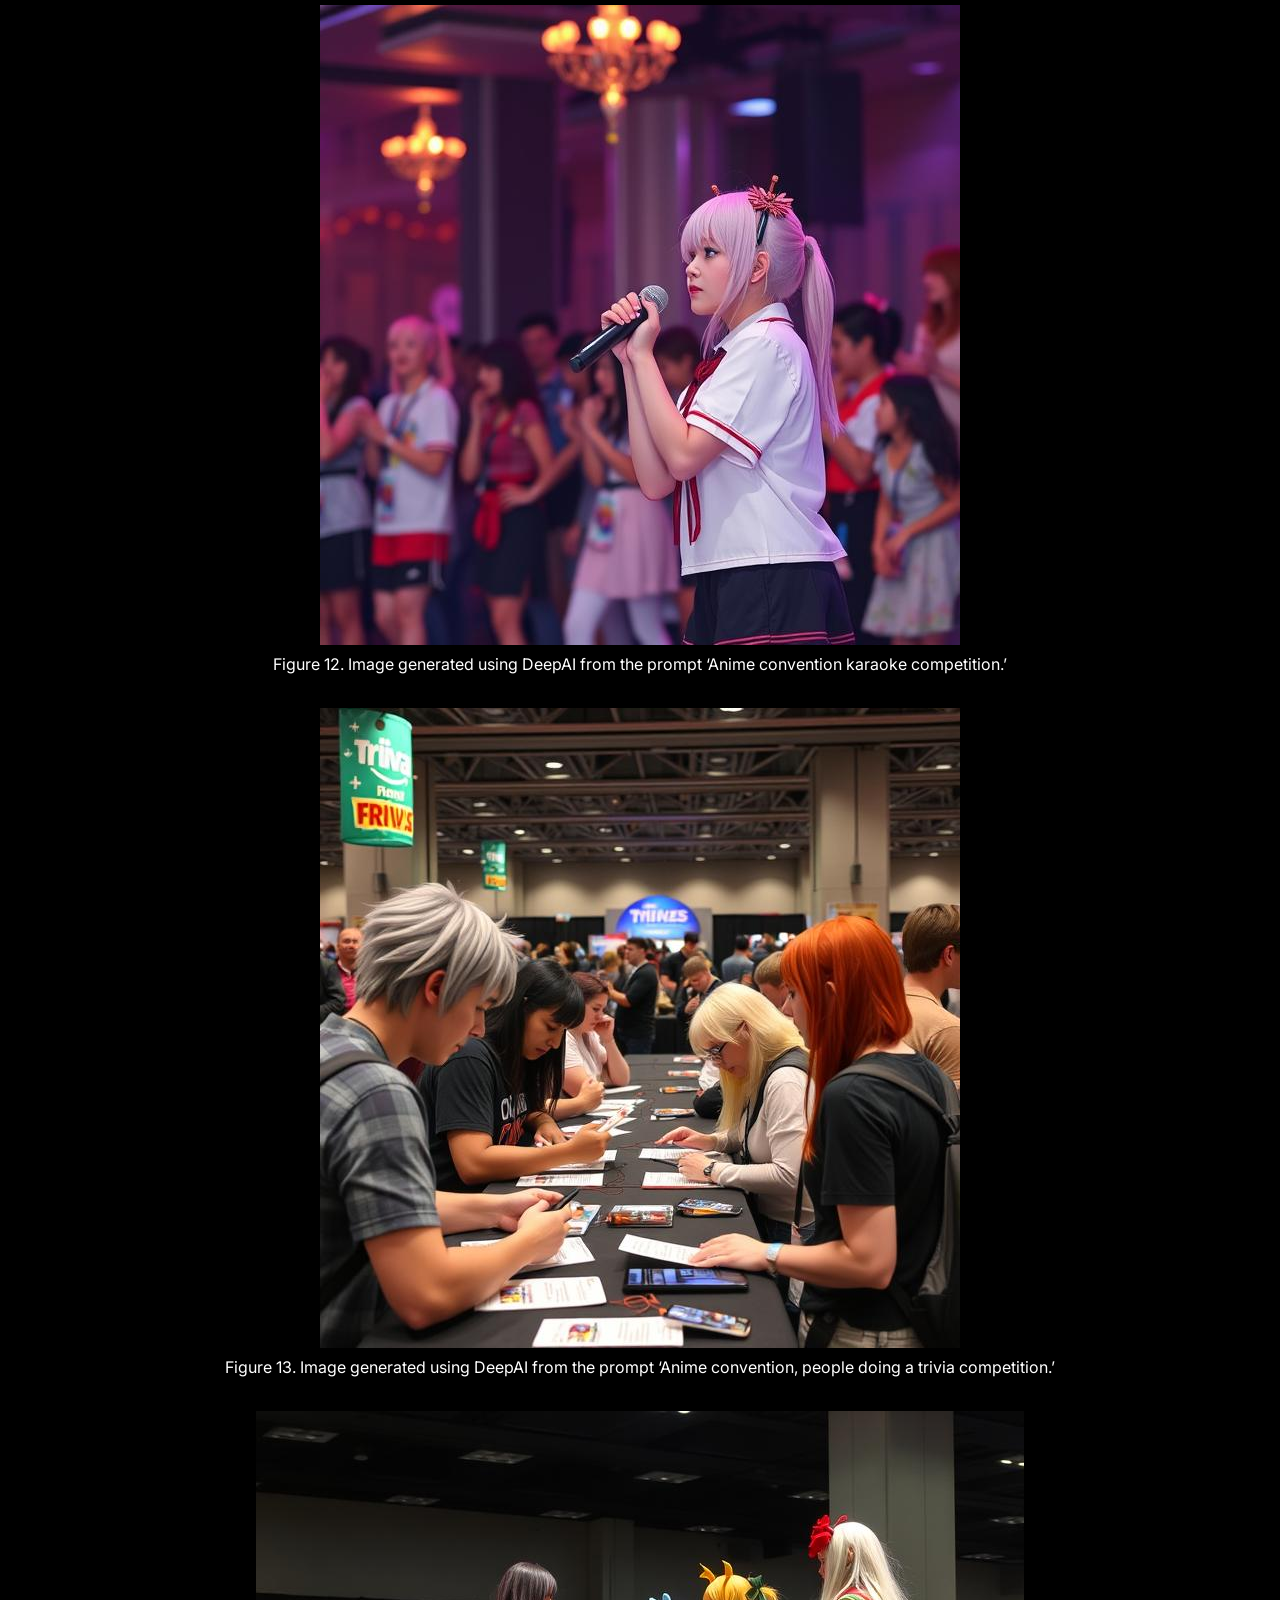
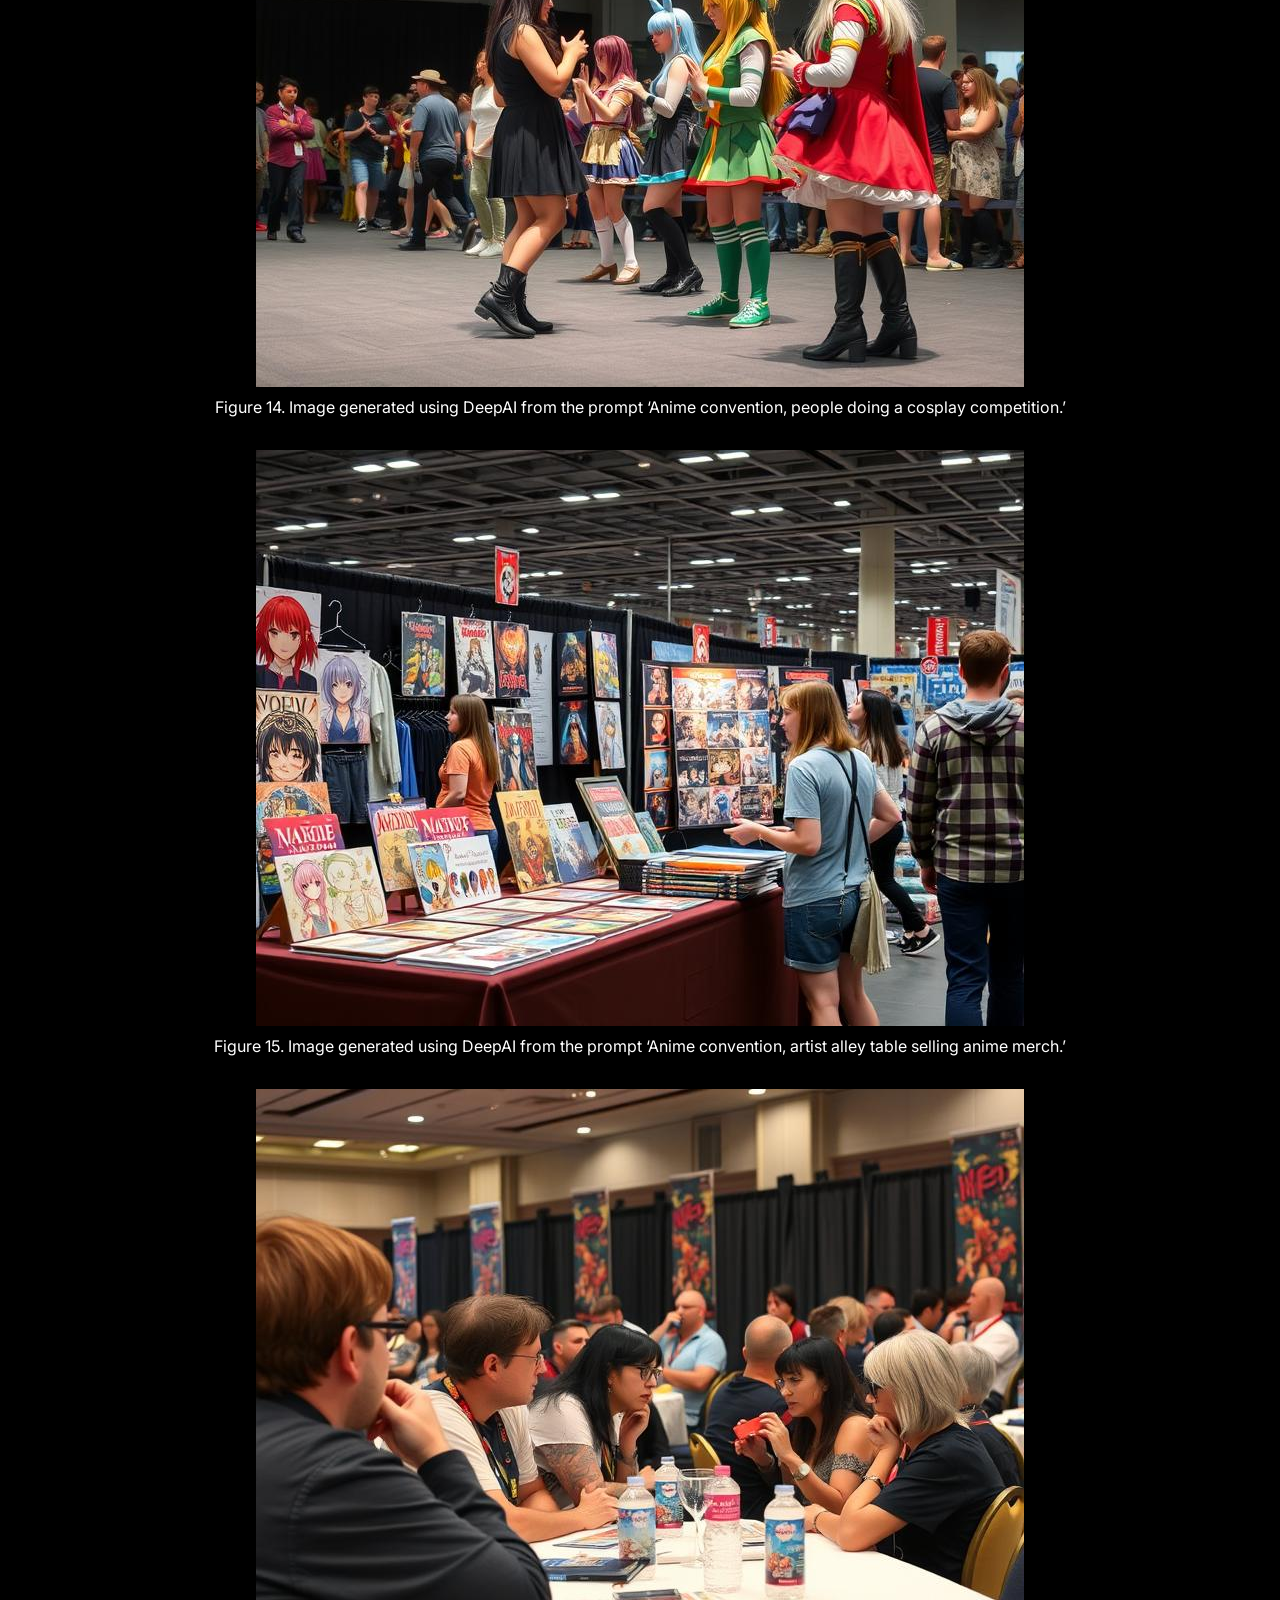
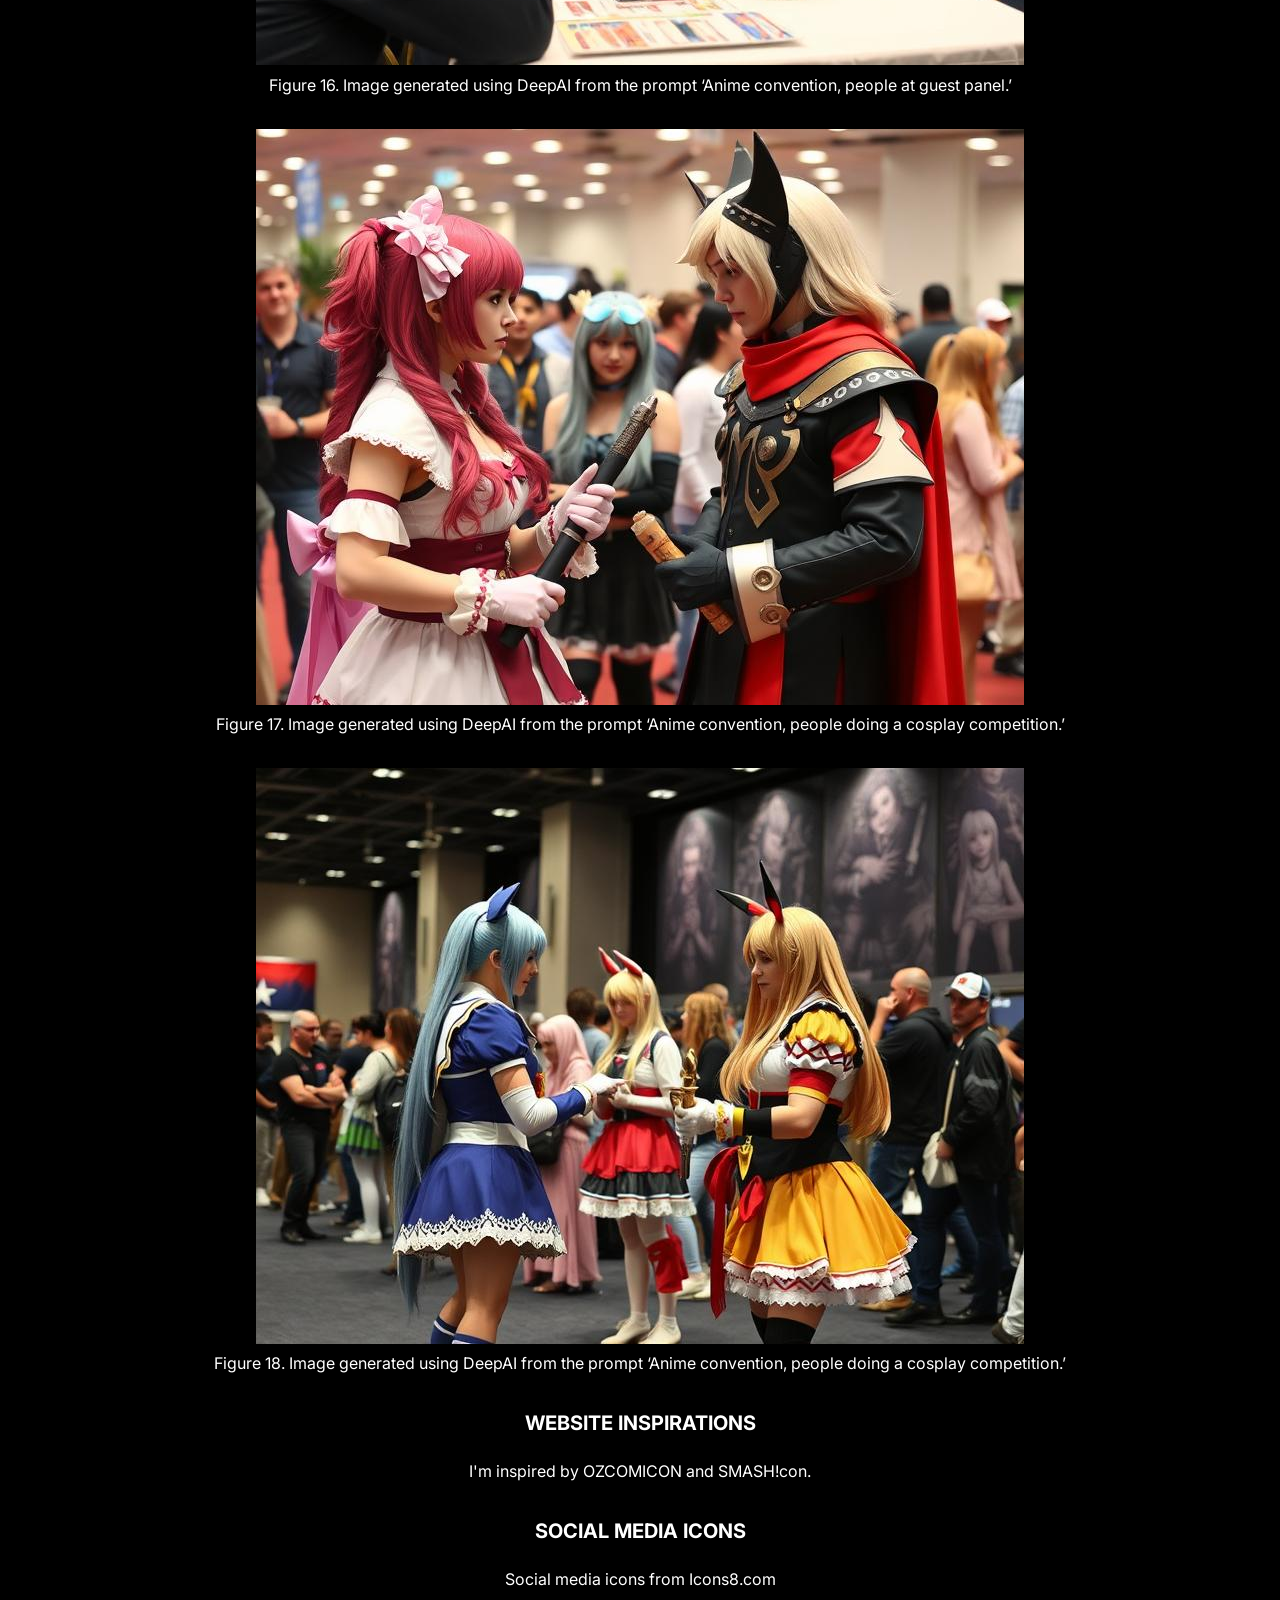
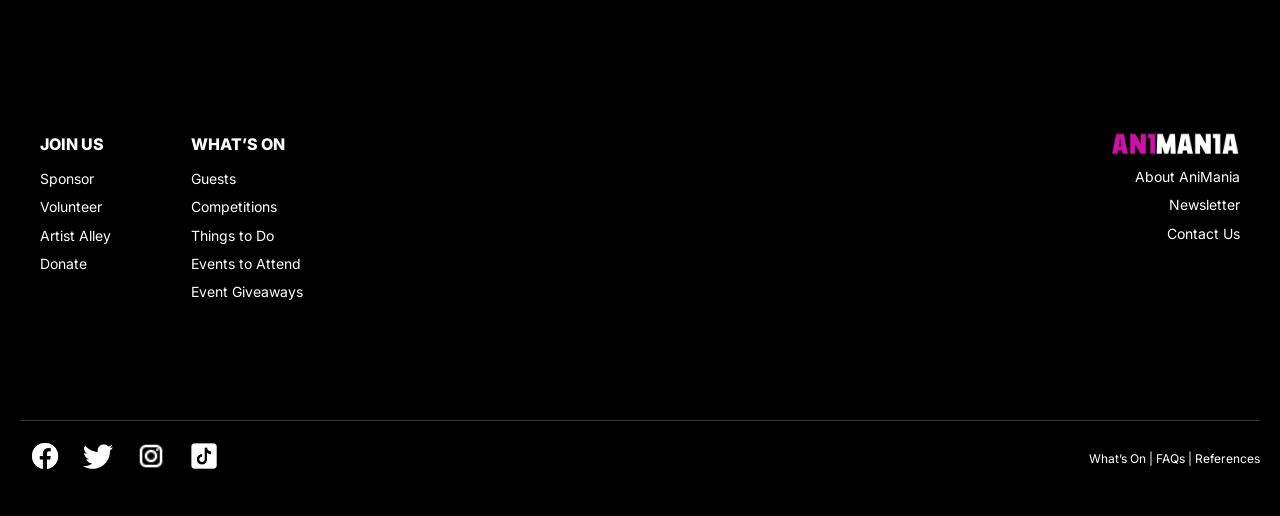
<file: references.html>
<!DOCTYPE html>
<html lang="en">
<head>
  <meta charset="UTF-8" />
  <meta name="viewport" content="width=device-width, initial-scale=1.0"/>
  <title>AniMania - REFERENCES</title>
  <link rel="stylesheet" href="style.css" />
  <link href="https://fonts.googleapis.com/css2?family=Inter:wght@400;600;800&display=swap" rel="stylesheet">
</head>
<body>

  <!-- Header -->
  <header class="header">
    <div class="logo">
      <a href="index.html"><img src="images/animania4.png" alt="AniMania Logo">
    </div>
    <nav class="nav">
      <a href="page2.html">WHAT'S ON</a>
      <a href="page3.html">FAQs</a>
      <a href="#" class="gettickets">GET TICKETS</a>
    </nav>
  </header>

  <!-- Reference Section -->
  <section class="welcome">
    <h2>REFERENCES</h2>
    <p class="subtitle">IMAGES USED</p>

        <img src="images/crowdedanimeconvention.jpg" alt="Crowded Anime Convention">
        <p class="caption"> Figure 1. Image generated using DeepAI from the prompt ‘A crowd in an anime convention.’ </p>
        
        <img src="images/cosplayers.png" alt="Cosplayers">
        <p class="caption"> Figure 2. Image generated using DeepAI from the prompt ‘Image of 4 cosplayers posing behind a white background.’ </p>
        
        <img src="images/cosplaycompetitionevents.png" alt="A Cosplayer at a Competition">
        <p class="caption"> Figure 3. Image generated using DeepAI from the prompt ‘Cosplay competition at an anime competition.’ </p>
        
        <img src="images/artistalleyevents.png" alt="Artist Alley">
        <p class="caption"> Figure 4. Image generated using DeepAI from the prompt ‘Artist Alley table for anime fans.’ </p>

        <img src="images/guestpanelevents.png" alt="Guest Panel">
        <p class="caption"> Figure 5. Image generated using DeepAI from the prompt ‘Special guest panel at an anime convention.’ </p>

        <img src="images/volunteers.jpg" alt="Convention Volunteers">
        <p class="caption"> Figure 6. Image generated using DeepAI from the prompt ‘Volunteers at an anime convention.’ </p>

        <img src="images/cosplayerstalking.jpg" alt="Cosplayers Talking">
        <p class="caption"> Figure 7. Image generated using DeepAI from the prompt ‘Anime convention, cosplayers talking to each other, smiling.’ </p>

        <img src="images/vtuber.jpg" alt="VTuber">
        <p class="caption"> Figure 8. Image generated using DeepAI from the prompt ‘Anime Vtuber.’ </p>

        <img src="images/japanesevoiceactor.jpg" alt="Female Japanese Voice Actor">
        <p class="caption"> Figure 9. Image generated using DeepAI from the prompt ‘Japanese woman voice actor.’ </p>

        <img src="images/guestcosplayer.jpg" alt="Guest Cosplayer">
        <p class="caption"> Figure 10. Image generated using DeepAI from the prompt ‘Male cosplayer.’ </p>

        <img src="images/japanesevoiceactor2.jpg" alt="Male Japanese Voice Actor">
        <p class="caption"> Figure 11. Image generated using DeepAI from the prompt ‘Young Japanese man voice actor.’ </p>

        <img src="images/karaoke.jpg" alt="Karaoke Competition">
        <p class="caption"> Figure 12. Image generated using DeepAI from the prompt ‘Anime convention karaoke competition.’ </p>

        <img src="images/animetrivia.jpg" alt="Anime Trivia">
        <p class="caption"> Figure 13. Image generated using DeepAI from the prompt ‘Anime convention, people doing a trivia competition.’ </p>

        <img src="images/cosplaycompetition2.jpg" alt="Cosplay Competition">
        <p class="caption"> Figure 14. Image generated using DeepAI from the prompt ‘Anime convention, people doing a cosplay competition.’ </p>

        <img src="images/artistalley2.jpg" alt="Artist Alley">
        <p class="caption"> Figure 15. Image generated using DeepAI from the prompt ‘Anime convention, artist alley table selling anime merch.’ </p>

        <img src="images/guestpanel2.jpg" alt="Guest Panel">
        <p class="caption"> Figure 16. Image generated using DeepAI from the prompt ‘Anime convention, people at guest panel.’ </p>

        <img src="images/cosplayerstalking2.jpg" alt="Cosplay Competition">
        <p class="caption"> Figure 17. Image generated using DeepAI from the prompt ‘Anime convention, people doing a cosplay competition.’ </p>

        <img src="images/cosplaycompetition3.jpg" alt="Cosplay Competition">
        <p class="caption"> Figure 18. Image generated using DeepAI from the prompt ‘Anime convention, people doing a cosplay competition.’ </p>

    <p class="subtitle">WEBSITE INSPIRATIONS</p>
    <p class="caption"> I'm inspired by OZCOMICON and SMASH!con. </p>

    <p class="subtitle">SOCIAL MEDIA ICONS</p>
    <p class="caption"> Social media icons from <a href="https://icons8.com">Icons8.com</a> </p>

  </section>

  <!-- Footer -->
  <footer class="footer">

    <div class="footer-columns">
      <div class="column">
        <h4>JOIN US</h4>
        <ul>
          <li>Sponsor</li>
          <li>Volunteer</li>
          <li>Artist Alley</li>
          <li>Donate</li>
        </ul>
      </div>

      <div class="column">
        <h4>WHAT’S ON</h4>
        <ul>
          <li>Guests</li>
          <li>Competitions</li>
          <li>Things to Do</li>
          <li>Events to Attend</li>
          <li>Event Giveaways</li>
        </ul>
      </div>

      <div class="column logo-footer">
        <div>
          <img src="images/animania4.png" alt="AniMania Logo" class="logo-image">
        </div>
        <ul>
          <li>About AniMania</li>
          <li>Newsletter</li>
          <li>Contact Us</li>
        </ul>
      </div>
    </div>

    <div class="footer-bottom">
      <div class="socials">
        <a href="#"><img src="images/facebookicon.png" alt="Facebook"></a>
        <a href="#"><img src="images/twittericon.png" alt="Twitter"></a>
        <a href="#"><img src="images/instagramicon.png" alt="Instagram"></a>
        <a href="#"><img src="images/tiktokicon.png" alt="TikTok"></a>
      </div>
      <a href="references.html">What’s On | FAQs | References</a>
    </div>

  </footer>

</body>
</html>
</file>
<file: style.css>
* {
  margin: 0;
  padding: 0;
  box-sizing: border-box;
}

body {
  font-family: 'Inter', sans-serif;
  background-color: #000;
  color: #fff;
  line-height: 1.6;
}

a {
  text-decoration: none;
  color: inherit;
}

.pink {
  color: #CD10A7;
}

.header {
  display: flex;
  justify-content: space-between;
  align-items: center;
  padding: 20px 40px;
  background-color: #000;
}

.logo {
  font-weight: 800;
  font-size: 24px;
}

.logo img {
  height: 35px;
  width: auto;
  margin-top: 10px;
}

.nav a {
  margin-left: 20px;
  font-weight: 600;
}

.gettickets {
  background-color: #CD10A7;
  color: #fff;
  padding: 10px 18px;
  border-radius: 100px;
}

.hero {
  position: relative;
}

.hero-img {
  width: 100%;
  height: auto;
}

.hero-text {
  position: absolute;
  bottom: 60px;
  right: 40px;
  background: white;
  color: black;
  padding: 20px;
  max-width: 300px;
  text-align: center;
}

.hero-text img {
  height: 45px;
  width: auto;
}

.hero-text h1 {
  font-size: 28px;
  margin-bottom: 10px;
}

.date {
  color: #CD10A7;
  font-size: 22px;
  font-weight: 800;
}

.location {
  color: #CD10A7;
  font-size: 24px;
  font-weight: 800;
}

.welcome {
  text-align: center;
  padding: 60px 20px;
  background-color: #000;
}

.welcome .intro {
  color: #CD10A7;
  margin-bottom: 10px;
  font-weight: 600;
}

.welcome h2 {
  font-size: 32px;
  color: #CD10A7;
  margin-bottom: 10px;
}

.welcome .subtitle {
  font-size: 20px;
  font-weight: bold;
  margin-bottom: 20px;
}

.caption {
  margin-bottom: 30px;
}

.welcome .desc {
  max-width: 800px;
  margin: 0 auto;
  margin-bottom: 20px;
}

.events {
  background-color: #CD10A7;
  padding: 60px 20px;
  color: #FFFFFF;
  text-align: center;
}

.events h2 {
  font-size: 32px;
  font-weight: 800;
}

.event-subtitle {
  margin-bottom: 40px;
}

.event-cards {
  display: flex;
  flex-wrap: wrap;
  justify-content: center;
  gap: 20px;
}

.card {
  background-color: #000;
  color: #fff;
  width: 280px;
  padding-bottom: 20px;
}

.card img {
  width: 100%;
  height: auto;
}

.card h3 {
  margin: 20px 0 10px;
}

.card p {
  padding: 0 15px;
  font-size: 14px;
}

.btn-white {
  background-color: #fff;
  color: #000;
  padding: 10px 16px;
  display: inline-block;
  margin-top: 20px;
  margin-bottom: 10px;
  font-weight: 600;
}

.btn-black {
  background-color: #000;
  color: #fff;
  padding: 12px 24px;
  margin-top: 30px;
  display: inline-block;
  font-weight: bold;
}

.btn-pink {
  background-color: #CD10A7;
  color: #fff;
  padding: 12px 24px;
  margin-top: 30px;
  display: inline-block;
  font-weight: bold;
}

.get-involved {
  position: relative;
  color: #FFFFFF;
}

.involved-img {
  width: 100%;
  height: auto;
}

.involved-text {
  position: absolute;
  bottom: 80px;
  left: 50px;
  max-width: 500px;
}

.get-involved h2 {
  white-space: nowrap;
  font-size: 70px;
  font-weight: 800;
  margin-bottom: 10px;
}

.involved-text p {
  font-size: 20px;
  margin-bottom: 50px;
}

.moreinfo {
  background-color: #CD10A7;
  color: #fff;
  padding: 20px 36px;
  border-radius: 100px;
  font-weight: bold;
  font-size: 20px;
}

.footer {
  background-color: #000;
  padding: 40px 20px;
}

.footer-columns {
  display: flex;
  flex-wrap: wrap;
  justify-content: flex-start;
  gap: 40px;
  margin-bottom: 100px;
}

.column {
  margin: 10px 20px;
}

.column h4 {
  margin-bottom: 10px;
  font-weight: 800;
}

.column ul {
  list-style: none;
}

.column ul li {
  margin-bottom: 6px;
  font-size: 14px;
}

.logo-footer {
  text-align: right;
  margin-left: auto;
}

.footer-bottom {
  border-top: 1px solid #333;
  padding-top: 20px;
  display: flex;
  justify-content: space-between;
  align-items: center;
  font-size: 12px;
}

.logo-image {
  max-width: 130px; 
  height: auto;
  display: block;
  margin: 0 auto 10px; 
}

.socials a img {
  width: 30px;
  height: 30px;
  margin-right: 10px;
  margin-left: 10px;
}

h1, h2 {
  font-weight: 900;
  text-align: center;
  font-size: 2rem;
}

.hero img {
  width: 100%;
  height: auto;
}

.section {
  padding: 40px 20px;
  text-align: center;
}

.pink-bg {
  background-color: #CD10A7;
}

.black-bg {
  background-color: #000;
  color: #fff;
}

.card-container {
  display: flex;
  justify-content: center;
  flex-wrap: wrap;
  gap: 30px;
  margin-top: 20px;
}

.guestcard {
  background-color: transparent; 
  text-align: center;
  max-width: 180px;
  border: none; 
  box-shadow: none; 
}

.guestcard, .image-card {
  text-align: center;
  max-width: 180px;
}

.guestcard img, .image-card img {
  width: 100%;
  border-radius: 50%;
}

.compguestcard img, .compimage-card img {
  width: 100%;
  border-radius: 0;
}

.guestcard h3 {
  margin-top: 10px;
}

.guestcard p {
  margin-bottom: 0px;
}

.compimage-card p {
  font-weight: bold;
  margin-top: 10px;
}

.compimage-card img {
  width: 100%;
  height: 200px;
  object-fit: cover;
}

.image-card p {
  font-weight: bold;
  margin-top: 10px;
}

.faq-subtitle {
  font-size: 20px;
  font-weight: bold;
  margin-bottom: 20px;
  max-width: 700px;
  margin: 0 auto;
  padding: 0 20px;
}

.faq-subtitle p {
  margin-bottom: -30px;
}

.faq-section {
  text-align: center;
  padding: 60px 20px;
  background-color: #000;
}

.faq-section h2 {
  font-size: 32px;
  color: #CD10A7;
  margin-bottom: 10px;
}

.caption {
  margin-bottom: 30px;
}

.faq-section .desc {
  max-width: 800px;
  margin: 0 auto;
  margin-bottom: 20px;
}

.faq-group {
  margin-top: 30px;
  text-align: left;
  max-width: 800px;
  margin-left: auto;
  margin-right: auto;
}

.faq-group h2 {
  color: #CD10A7;
  margin-bottom: 10px;
}

.faq-group button {
  display: block;
  width: 100%;
  background: #CD10A7;
  color: white;
  border: none;
  padding: 12px;
  font-weight: bold;
  margin-bottom: 10px;
  text-align: left;
  cursor: pointer;
}

.contact-help {
  text-align: center;
  font-size: 14px;
  font-weight: bold;
  max-width: 700px;
  margin: 40px auto 20px auto;
  padding: 0 20px;
}
</file>
